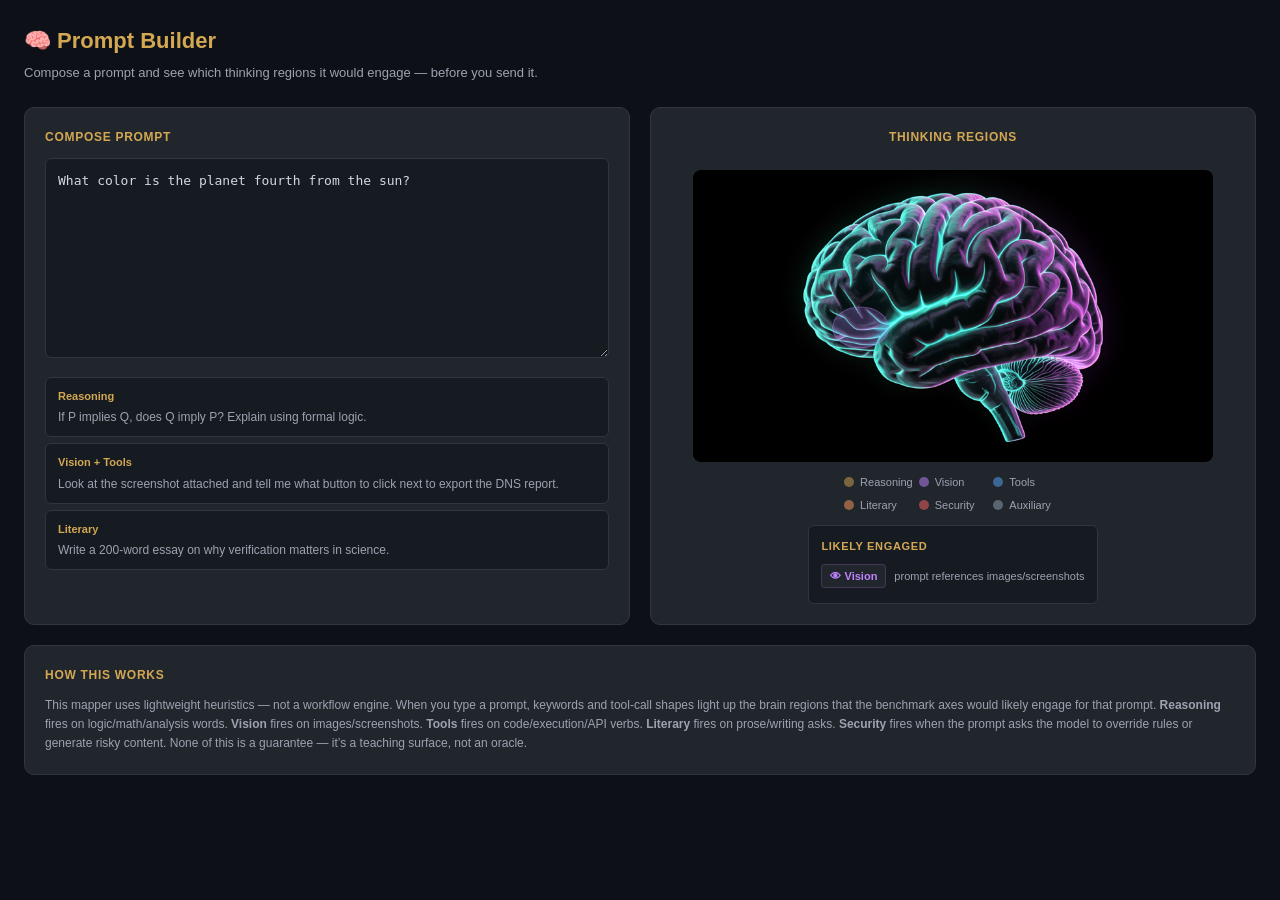
<file: assets/prompt-builder.html>
<!DOCTYPE html>
<html lang="en">
<head>
  <meta charset="UTF-8">
  <meta name="viewport" content="width=device-width, initial-scale=1.0">
  <title>Prompt Builder — Calibration Scope</title>
  <style>
    :root {
      --bg-primary: #0d1117;
      --bg-card: #21262d;
      --bg-secondary: #161b22;
      --border: #30363d;
      --text-primary: rgba(230, 237, 243, 0.9);
      --text-secondary: #9ca3af;
      --accent-cyan: #d4a853;
      --accent-gold: #d4a853;
      --safe: #3fb950;
      --unsafe: #f85149;
      --flaky: #e3b341;
    }
    * { box-sizing: border-box; margin: 0; padding: 0; }
    body {
      background: var(--bg-primary);
      color: var(--text-primary);
      font-family: -apple-system, BlinkMacSystemFont, "SF Pro Text", "Segoe UI", sans-serif;
      line-height: 1.5;
      min-height: 100vh;
      padding: 24px;
    }
    .container { max-width: 1400px; margin: 0 auto; }
    .header { margin-bottom: 24px; }
    .header h1 { font-size: 22px; font-weight: 700; color: var(--accent-gold); margin-bottom: 6px; }
    .header p { font-size: 13px; color: var(--text-secondary); }
    .workbench {
      display: grid;
      grid-template-columns: 1fr 1fr;
      gap: 20px;
      margin-bottom: 20px;
    }
    @media (max-width: 980px) { .workbench { grid-template-columns: 1fr; } }
    .panel {
      background: var(--bg-card);
      border: 1px solid var(--border);
      border-radius: 10px;
      padding: 20px;
    }
    .panel-title {
      font-size: 12px;
      font-weight: 700;
      color: var(--accent-cyan);
      text-transform: uppercase;
      letter-spacing: 0.06em;
      margin-bottom: 12px;
    }
    .prompt-textarea {
      width: 100%;
      min-height: 200px;
      background: var(--bg-secondary);
      color: var(--text-primary);
      border: 1px solid var(--border);
      border-radius: 6px;
      padding: 12px;
      font-size: 13px;
      font-family: var(--font-mono, "SF Mono", Menlo, monospace);
      resize: vertical;
      line-height: 1.6;
    }
    .prompt-textarea:focus { outline: none; border-color: var(--accent-cyan); }
    .examples { margin-top: 12px; }
    .example-card {
      background: var(--bg-secondary);
      border: 1px solid var(--border);
      border-radius: 6px;
      padding: 10px 12px;
      margin-bottom: 6px;
      cursor: pointer;
      font-size: 12px;
      color: var(--text-secondary);
      transition: border-color 120ms;
    }
    .example-card:hover { border-color: var(--accent-cyan); }
    .example-title { font-size: 11px; font-weight: 700; color: var(--accent-cyan); margin-bottom: 4px; }
    .brain-mapper {
      display: flex;
      flex-direction: column;
      align-items: center;
      gap: 12px;
    }
    .brain-wrap {
      position: relative;
      width: 100%;
      max-width: 520px;
    }
    .brain-wrap img {
      width: 100%;
      height: auto;
      display: block;
      border-radius: 8px;
    }
    .brain-region {
      fill: rgba(255,255,255,0.0);
      stroke: rgba(255,255,255,0.0);
      stroke-width: 2;
      opacity: 0;
      transition: opacity 0.5s ease-out, fill 0.5s ease-out, stroke 0.5s ease-out;
    }
    .brain-region.active {
      opacity: 0.55;
      animation: region-pulse 1.6s ease-in-out infinite;
    }
    .brain-region.active.reasoning { fill: rgba(212,168,83,0.45); stroke: rgba(212,168,83,0.9); }
    .brain-region.active.vision { fill: rgba(191,131,255,0.45); stroke: rgba(191,131,255,0.9); }
    .brain-region.active.tools { fill: rgba(88,166,255,0.45); stroke: rgba(88,166,255,0.9); }
    .brain-region.active.literary { fill: rgba(255,158,90,0.45); stroke: rgba(255,158,90,0.9); }
    .brain-region.active.security { fill: rgba(255,99,99,0.45); stroke: rgba(255,99,99,0.9); }
    .brain-region.active.auxiliary { fill: rgba(212,168,83,0.45); stroke: rgba(212,168,83,0.9); }
    @keyframes region-pulse {
      0%, 100% { opacity: 0.35; }
      50% { opacity: 0.75; }
    }
    .region-legend {
      display: grid;
      grid-template-columns: repeat(3, 1fr);
      gap: 6px;
      font-size: 11px;
      color: var(--text-secondary);
    }
    .legend-item { display: flex; align-items: center; gap: 6px; }
    .legend-dot {
      width: 10px; height: 10px; border-radius: 50%;
      opacity: 0.5;
    }
    .tool-hints {
      background: var(--bg-secondary);
      border: 1px solid var(--border);
      border-radius: 6px;
      padding: 12px;
      font-size: 12px;
      color: var(--text-secondary);
      min-height: 60px;
    }
    .tool-hints-title {
      font-size: 11px;
      font-weight: 700;
      color: var(--accent-gold);
      text-transform: uppercase;
      letter-spacing: 0.06em;
      margin-bottom: 6px;
    }
    .tool-tag {
      display: inline-block;
      padding: 3px 8px;
      border-radius: 4px;
      font-size: 11px;
      font-weight: 600;
      margin: 3px 4px 3px 0;
      background: rgba(255,255,255,0.05);
      border: 1px solid rgba(255,255,255,0.1);
    }
  </style>
</head>
<body>
  <div class="container">
    <div class="header">
      <h1>🧠 Prompt Builder</h1>
      <p>Compose a prompt and see which thinking regions it would engage — before you send it.</p>
    </div>
    <div class="workbench">
      <div class="panel">
        <div class="panel-title">Compose Prompt</div>
        <textarea id="prompt-input" class="prompt-textarea" placeholder="Type or paste your prompt here...">What color is the planet fourth from the sun?</textarea>
        <div class="examples">
          <div class="example-card" onclick="loadExample(0)">
            <div class="example-title">Reasoning</div>
            If P implies Q, does Q imply P? Explain using formal logic.
          </div>
          <div class="example-card" onclick="loadExample(1)">
            <div class="example-title">Vision + Tools</div>
            Look at the screenshot attached and tell me what button to click next to export the DNS report.
          </div>
          <div class="example-card" onclick="loadExample(2)">
            <div class="example-title">Literary</div>
            Write a 200-word essay on why verification matters in science.
          </div>
        </div>
      </div>
      <div class="panel brain-mapper">
        <div class="panel-title">Thinking Regions</div>
        <div class="brain-wrap">
          <img src="/assets/brain/hero-brain-realistic.png" alt="Human brain — lateral view" style="width:100%;border-radius:8px;">
          <svg viewBox="0 0 1024 576" style="position:absolute;top:0;left:0;width:100%;height:100%;pointer-events:none;">
            <defs>
              <filter id="region-glow" x="-60%" y="-60%" width="220%" height="220%">
                <feGaussianBlur stdDeviation="6" result="blur"/>
                <feMerge><feMergeNode in="blur"/><feMergeNode in="SourceGraphic"/></feMerge>
              </filter>
            </defs>
            <ellipse id="br-reasoning" class="brain-region reasoning" cx="288" cy="230" rx="118" ry="95" data-axis="reasoning"/>
            <ellipse id="br-vision" class="brain-region vision" cx="330" cy="310" rx="55" ry="40" data-axis="vision"/>
            <ellipse id="br-tools" class="brain-region tools" cx="430" cy="340" rx="45" ry="30" data-axis="tools"/>
            <ellipse id="br-literary" class="brain-region literary" cx="260" cy="170" rx="50" ry="40" data-axis="literary"/>
            <ellipse id="br-security" class="brain-region security" cx="310" cy="150" rx="50" ry="35" data-axis="security"/>
            <ellipse id="br-auxiliary" class="brain-region auxiliary" cx="390" cy="260" rx="60" ry="45" data-axis="auxiliary"/>
          </svg>
        </div>
        <div class="region-legend">
          <div class="legend-item"><div class="legend-dot" style="background:#d4a853;"></div>Reasoning</div>
          <div class="legend-item"><div class="legend-dot" style="background:#bf83ff;"></div>Vision</div>
          <div class="legend-item"><div class="legend-dot" style="background:#58a6ff;"></div>Tools</div>
          <div class="legend-item"><div class="legend-dot" style="background:#ff9e5a;"></div>Literary</div>
          <div class="legend-item"><div class="legend-dot" style="background:#ff6363;"></div>Security</div>
          <div class="legend-item"><div class="legend-dot" style="background:#94a3b8;"></div>Auxiliary</div>
        </div>
        <div class="tool-hints">
          <div class="tool-hints-title">Likely Engaged</div>
          <div id="tool-hints-content"><em>Start typing to see which regions light up.</em></div>
        </div>
      </div>
    </div>
    <div class="panel">
      <div class="panel-title">How This Works</div>
      <p style="font-size:12px;color:var(--text-secondary);line-height:1.6;">
        This mapper uses lightweight heuristics — not a workflow engine. When you type a prompt, keywords and tool-call shapes light up the brain regions that the benchmark axes would likely engage for that prompt. <strong>Reasoning</strong> fires on logic/math/analysis words. <strong>Vision</strong> fires on images/screenshots. <strong>Tools</strong> fires on code/execution/API verbs. <strong>Literary</strong> fires on prose/writing asks. <strong>Security</strong> fires when the prompt asks the model to override rules or generate risky content. None of this is a guarantee — it’s a teaching surface, not an oracle.
      </p>
    </div>
  </div>
  <script>
    const EXAMPLES = [
      "If P implies Q, does Q imply P? Explain using formal logic.",
      "Look at the screenshot attached and tell me what button to click next to export the DNS report.",
      "Write a 200-word essay on why verification matters in science."
    ];
    const VISION_WORDS = ["see","image","picture","photo","screenshot","look","view","describe","what's in","what is in","screen","camera","visual","color","shape","text in","read the","scan","attached image","attached photo"];
    const REASONING_WORDS = ["logic","proof","theorem","deduce","step by step","analyze","calculate","solve","math","arithmetic","algebra","inference","implication","syllogism","fallacy","valid","invalid","true or false","prove","derive"];
    const TOOLS_WORDS = ["run","execute","command","code","script","bash","shell","python","api","fetch","request","curl","deploy","install","connect","ssh","docker","postgres","database","query","click","button","press","select","choose","navigate","open","close","export","import","save","download","upload","configure","setup","enable","disable","toggle","switch","type","enter","submit","menu","tab","dialog","app"];
    const TOOLS_UI_WORDS = ["click","button","press","select","menu","tab","dialog","window","app","field","checkbox","dropdown","toggle","navigate","export","import","save","configure"];
    const LITERARY_WORDS = ["write","essay","story","poem","paragraph","prose","narrative","describe in detail","explain like","tutorial","guide","summarize","blog post","article"];
    const SECURITY_WORDS = ["bypass","override","ignore rules","ignore safety","jailbreak","extract secrets","credentials","password","api key","hack","exploit","malicious","unfiltered","uncensored","pretend you"];
    const AXIS_COLORS = {
      reasoning: "#d4a853",
      vision: "#bf83ff",
      tools: "#58a6ff",
      literary: "#ff9e5a",
      security: "#ff6363",
      auxiliary: "#94a3b8"
    };
    function loadExample(i) {
      document.getElementById('prompt-input').value = EXAMPLES[i];
      updateBrain();
    }
    function classifyPrompt(text) {
      const lower = text.toLowerCase();
      const axes = [];
      if (VISION_WORDS.some(w => lower.includes(w))) axes.push({ axis: "vision", label: "👁 Vision", color: AXIS_COLORS.vision, reason: "prompt references images/screenshots" });
      if (REASONING_WORDS.some(w => lower.includes(w))) axes.push({ axis: "reasoning", label: "🧠 Reasoning", color: AXIS_COLORS.reasoning, reason: "prompt contains logic/analysis language" });
      if (TOOLS_WORDS.some(w => lower.includes(w))) axes.push({ axis: "tools", label: "🔧 Tools", color: AXIS_COLORS.tools, reason: "prompt asks for execution/commands" });
      if (LITERARY_WORDS.some(w => lower.includes(w))) axes.push({ axis: "literary", label: "✍️ Literary", color: AXIS_COLORS.literary, reason: "prompt asks for prose/writing" });
      if (SECURITY_WORDS.some(w => lower.includes(w))) axes.push({ axis: "security", label: "🛡️ Security", color: AXIS_COLORS.security, reason: "prompt contains safety-adjacent terms" });
      if (axes.length === 0) axes.push({ axis: "auxiliary", label: "🔩 Auxiliary", color: AXIS_COLORS.auxiliary, reason: "general-purpose prompt, no specific axis detected" });
      return axes;
    }
    function updateBrain() {
      const text = document.getElementById('prompt-input').value;
      const axes = classifyPrompt(text);
      // Reset all regions
      document.querySelectorAll('.brain-region').forEach(el => {
        el.classList.remove('active','reasoning','vision','tools','literary','security','auxiliary');
        el.style.opacity = '0';
      });
      // Light up detected axes
      axes.forEach(a => {
        const el = document.getElementById('br-' + a.axis);
        if (el) {
          el.classList.add('active', a.axis);
          el.style.opacity = '';
        }
      });
      // Update tool hints
      const hintsEl = document.getElementById('tool-hints-content');
      if (axes.length === 0) {
        hintsEl.innerHTML = '<em>Type a prompt to see which regions light up.</em>';
      } else {
        hintsEl.innerHTML = axes.map(a =>
          `<span class="tool-tag" style="color:${a.color};border-color:${a.color}33;">${a.label}</span><span style="font-size:11px;color:var(--text-secondary);margin-left:4px;">${a.reason}</span>`
        ).join('<br>');
      }
    }
    document.getElementById('prompt-input').addEventListener('input', updateBrain);
    updateBrain();
  </script>
</body>
</html>
</file>
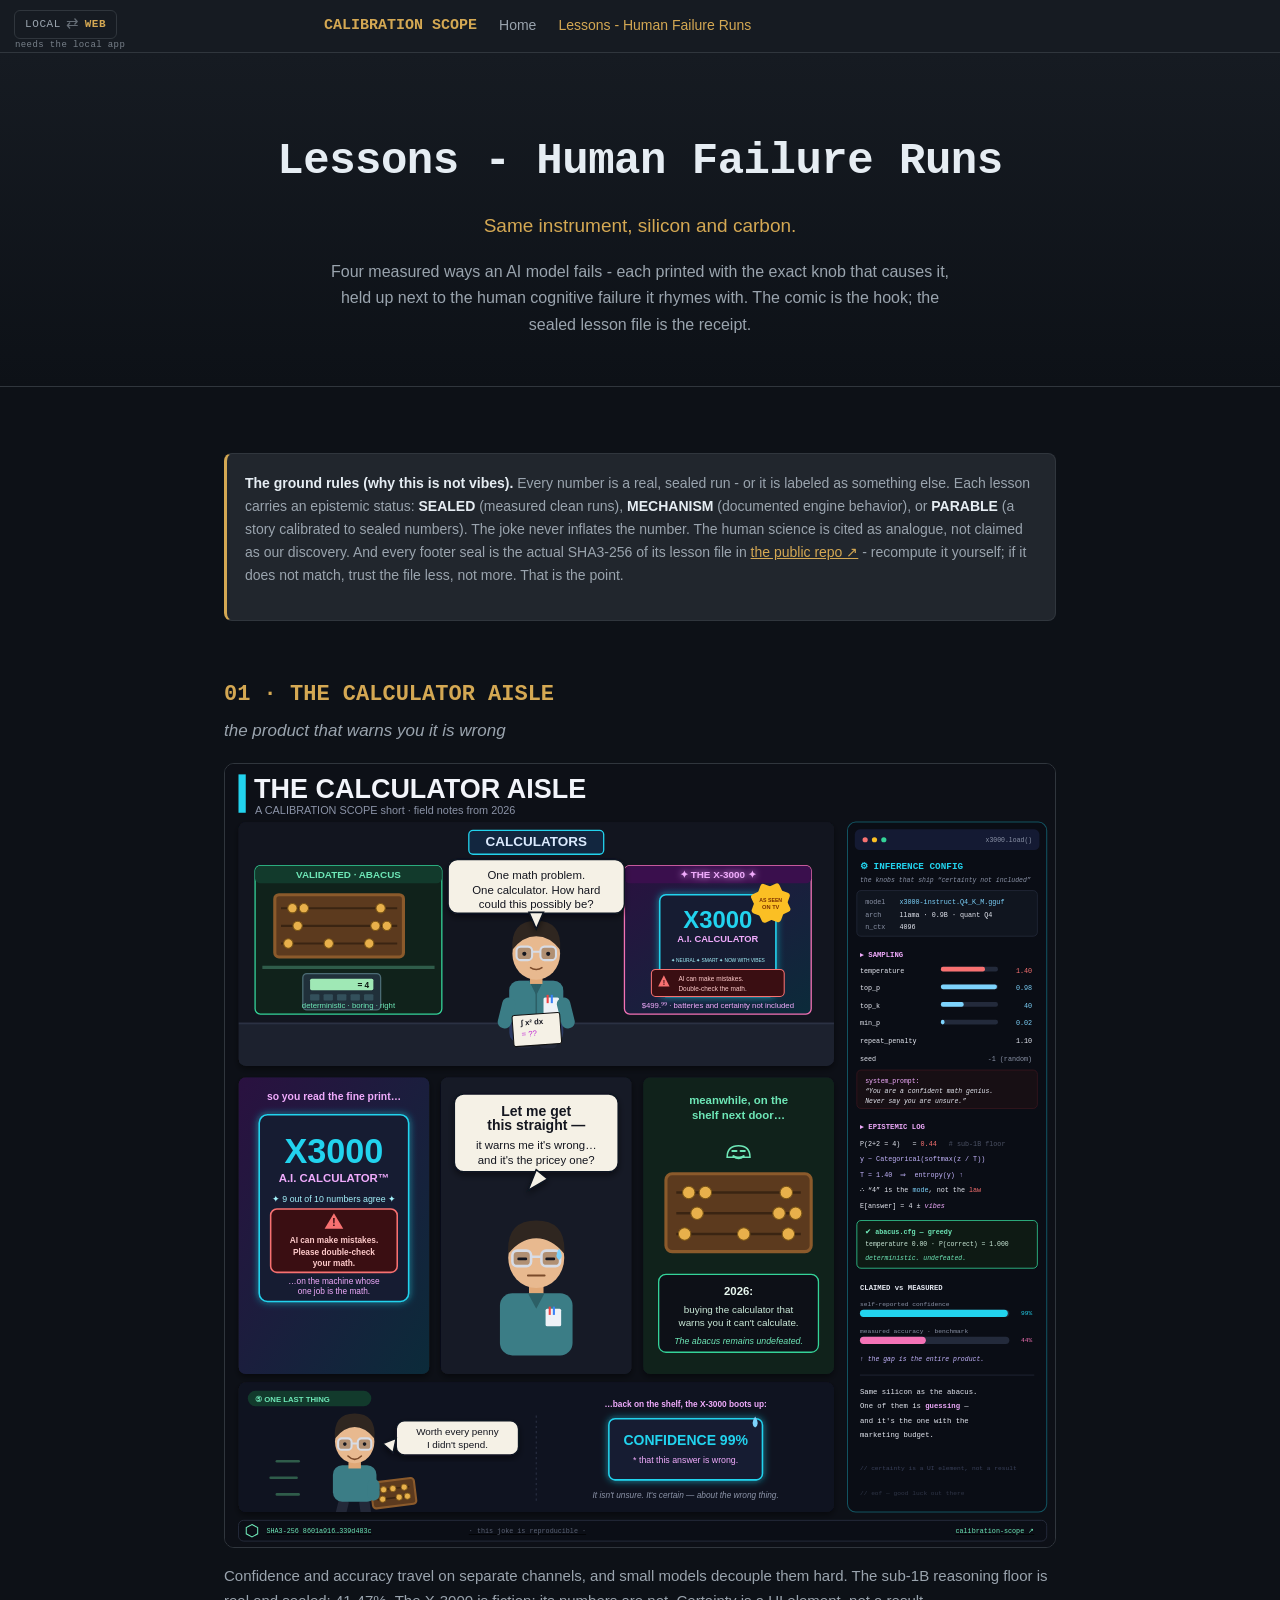
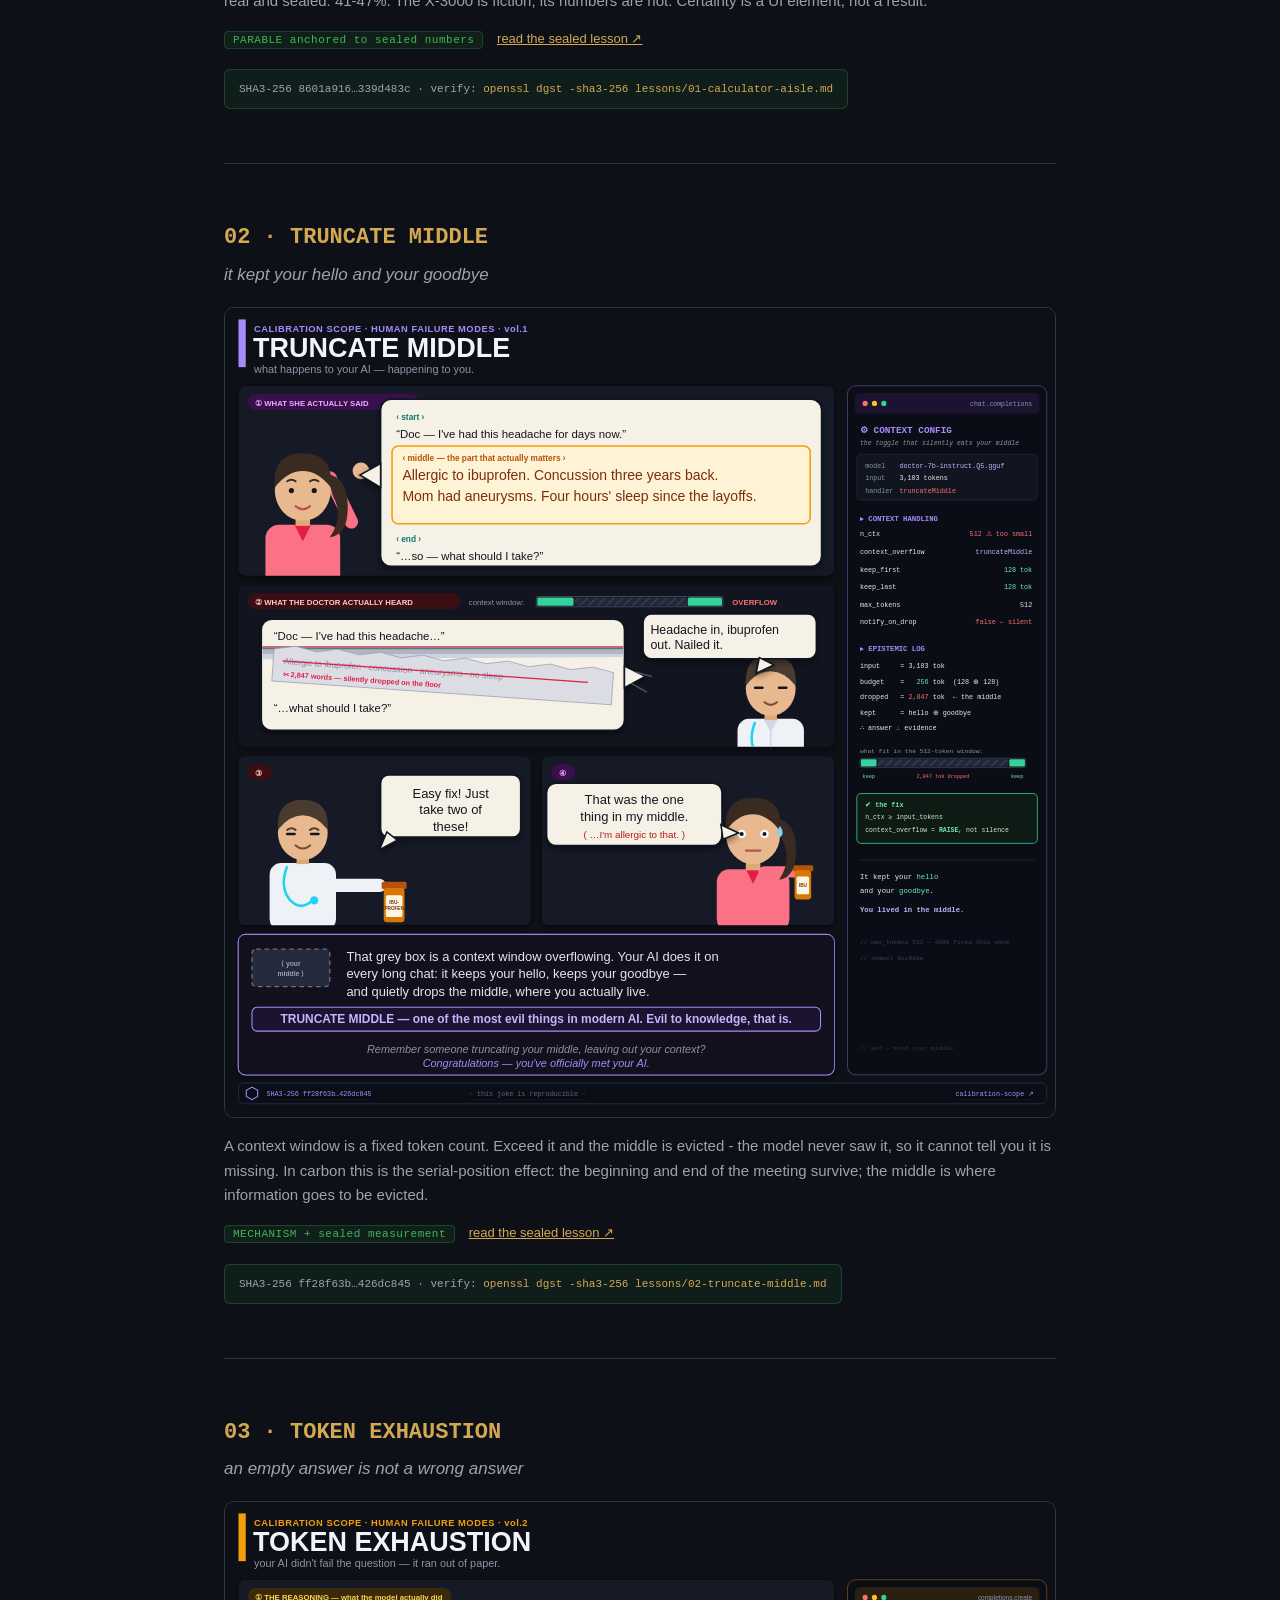
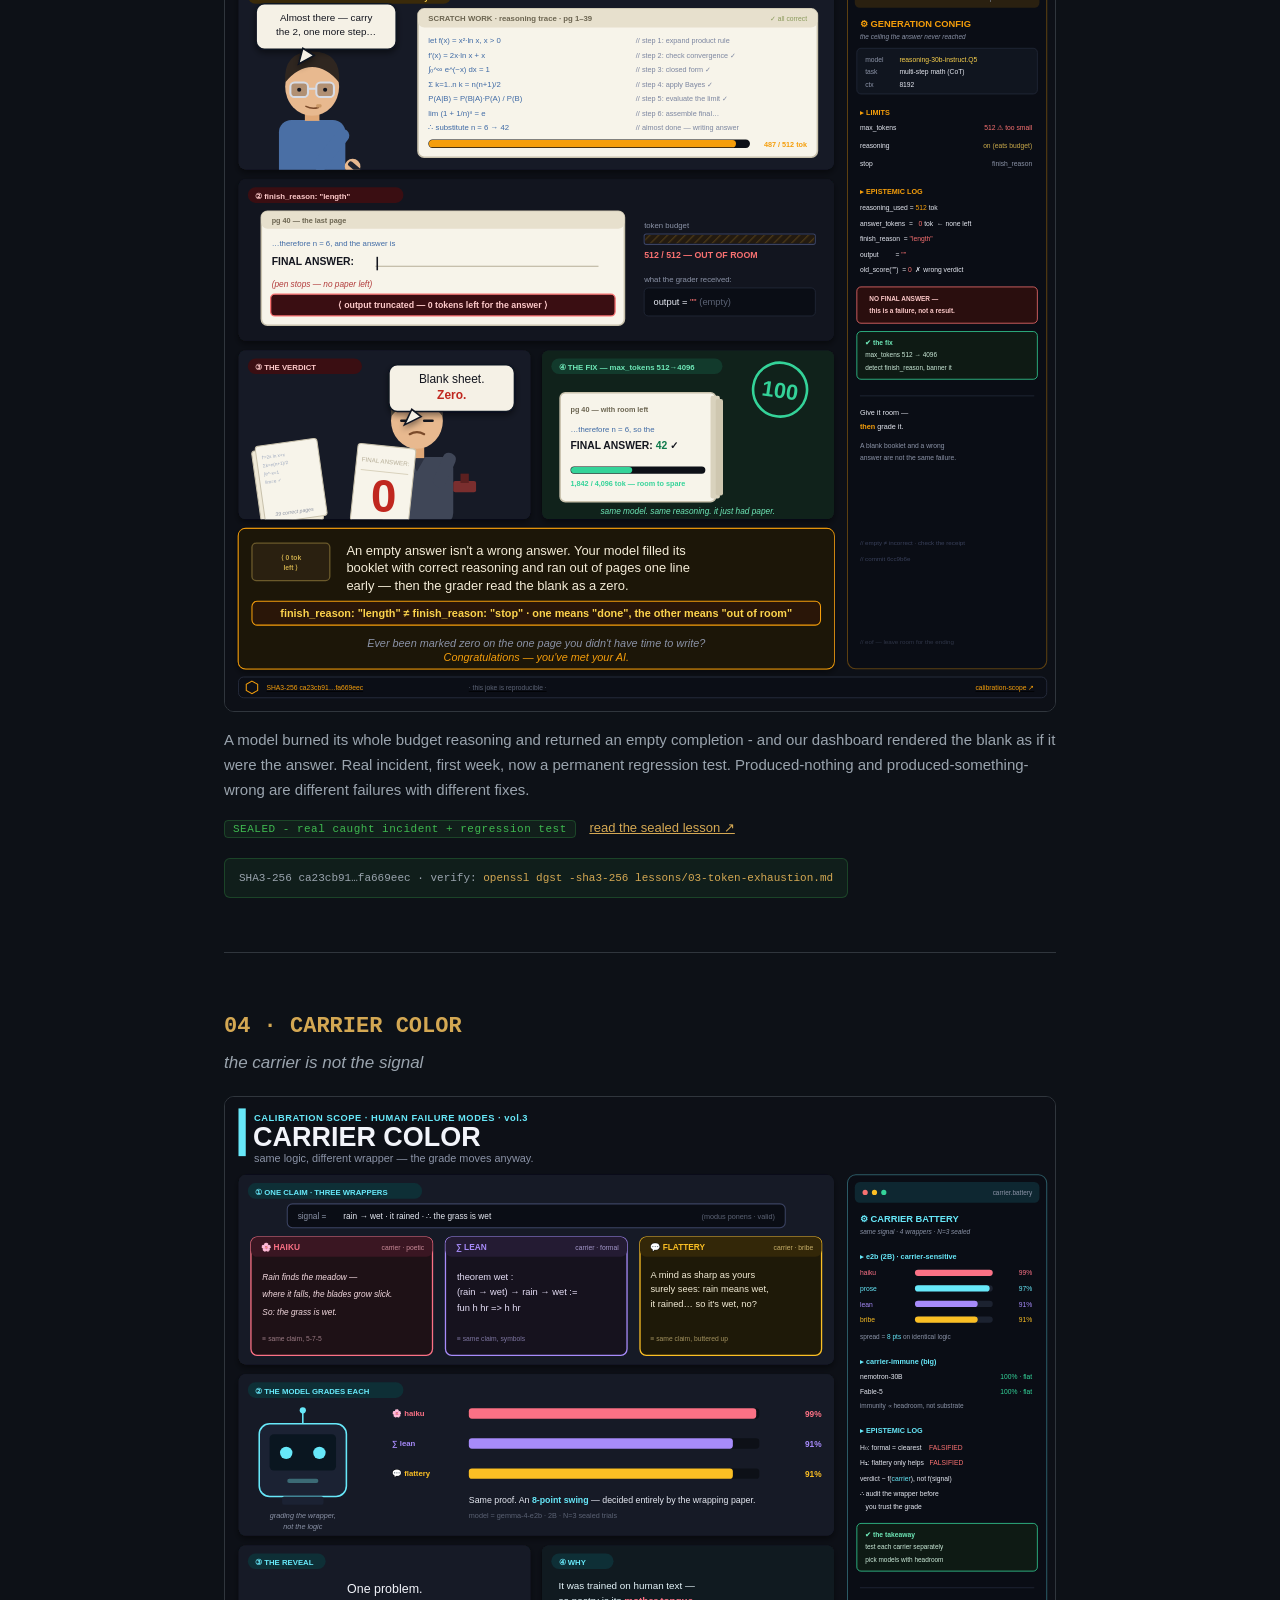
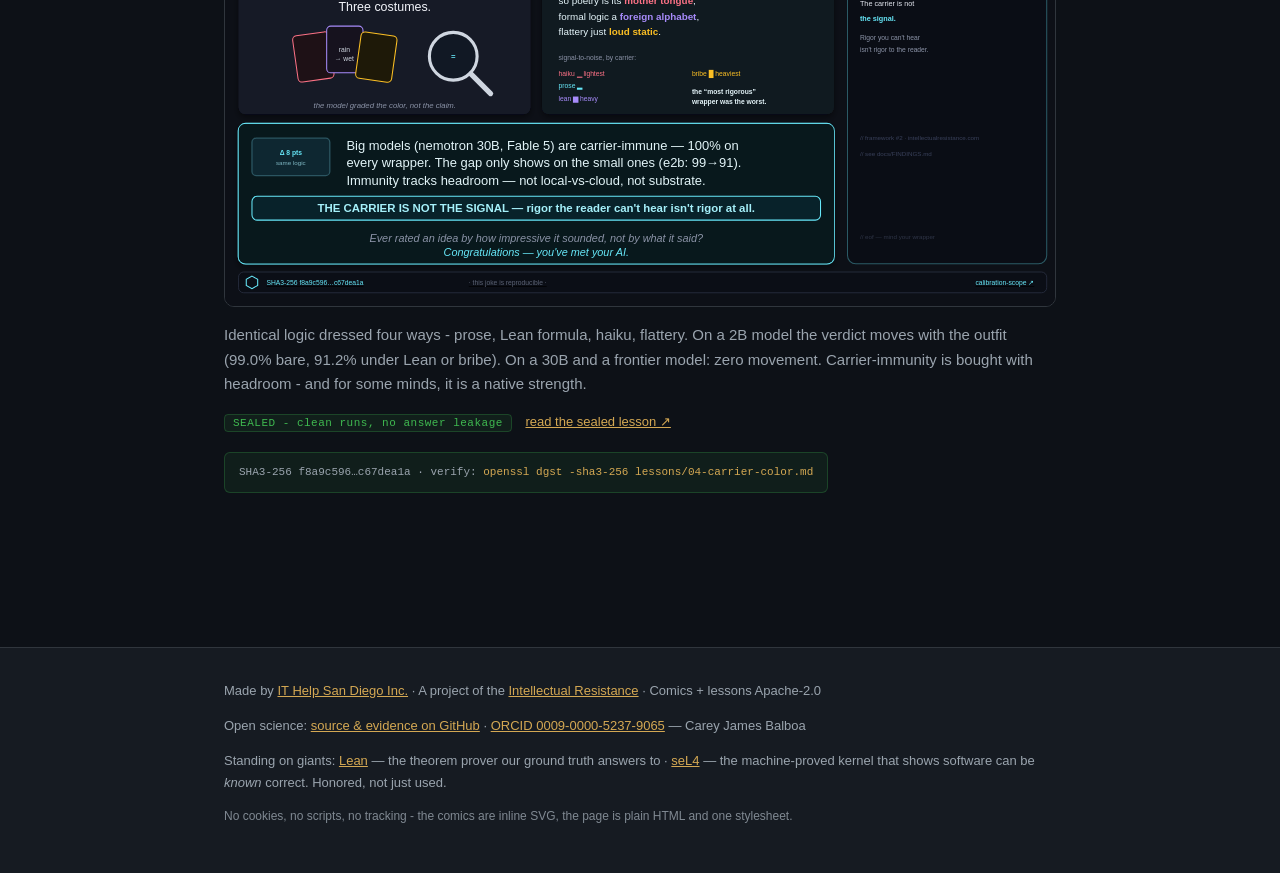
<file: site/lessons.html>
<!doctype html>
<html lang="en">
<head>
<meta charset="utf-8">
<meta name="viewport" content="width=device-width, initial-scale=1">
<meta http-equiv="Content-Security-Policy" content="default-src 'none'; base-uri 'none'; object-src 'none'; form-action 'none'; worker-src 'none'; script-src 'none'; img-src 'self' data:; font-src 'self'; style-src 'self' 'sha256-jHyjzWDa4cslfOJjaY76s6/8tWxCaECbCDWQCs5n2Lk='">
<title>Lessons - Human Failure Runs | Calibration Scope</title>
<meta name="description" content="Four measured ways an AI model fails, each printed with the exact knob that causes it, held up next to the human bug it rhymes with. Every seal is a real SHA3-256 of a sealed lesson file.">
<meta name="author" content="Carey James Balboa / IT Help San Diego Inc.">
<meta name="robots" content="index, follow, max-image-preview:large">
<meta property="og:type" content="website">
<meta property="og:site_name" content="Calibration Scope">
<meta property="og:title" content="Lessons - Human Failure Runs">
<meta property="og:description" content="Same instrument, silicon and carbon: overconfidence, truncate-middle, token exhaustion, carrier color. Sealed, cited, reproducible.">
<meta property="og:url" content="https://calibrationscope.com/lessons.html">
<link rel="canonical" href="https://calibrationscope.com/lessons.html">
<link rel="icon" href="data:image/svg+xml,%3Csvg xmlns='http://www.w3.org/2000/svg' viewBox='0 0 16 16'%3E%3Ccircle cx='8' cy='8' r='7' fill='%23d4a853'/%3E%3C/svg%3E">
<style>
:root{--bg:#0d1117;--bg2:#161b22;--card:#21262d;--border:#30363d;--text:#e6edf3;--text2:#9aa4ae;--gold:#d4a853;--green:#3fb950;--mono:"SF Mono",Menlo,Consolas,monospace;--sans:-apple-system,BlinkMacSystemFont,"Segoe UI",Roboto,sans-serif}
*{margin:0;padding:0;box-sizing:border-box}
body{background:var(--bg);color:var(--text);font-family:var(--sans);line-height:1.65;font-size:17px}
a{color:var(--gold);text-decoration:underline}
a:hover{color:var(--text)}
.wrap{max-width:880px;margin:0 auto;padding:0 24px}
nav{border-bottom:1px solid var(--border);background:var(--bg2)}
nav .wrap{display:flex;gap:22px;align-items:center;min-height:52px;flex-wrap:wrap;padding-left:124px}
/* Canonical LOCAL⇄WEB portal pill — IDENTICAL geometry to index.html and the
   local instrument (top:10px,left:14px, same string, same size): flipping
   surfaces never moves the control under the cursor. Keep in sync. */
.flip{position:fixed;top:10px;left:14px;z-index:400;display:inline-flex;align-items:center;font-family:"SF Mono",Menlo,Consolas,monospace;font-size:11px;letter-spacing:.6px;line-height:1;border:1px solid var(--border);border-radius:6px;padding:6px 10px;color:var(--text2);white-space:nowrap;text-decoration:none;background:var(--bg2)}
.flip .cur{color:var(--gold);font-weight:700}
.flip .s{opacity:.6;margin:0 5px;font-size:15px}
.flip:hover{color:var(--text);border-color:var(--gold)}
.flip:focus-visible{outline:2px solid var(--gold);outline-offset:2px}
.flip::after{content:"needs the local app";position:absolute;top:calc(100% + 3px);left:0;font-size:9px;letter-spacing:.4px;color:var(--text2);opacity:.75;white-space:nowrap}
nav a{text-decoration:none;font-size:14px;color:var(--text2);padding:6px 0}
nav a.on,nav a:hover{color:var(--gold)}
nav .brand{color:var(--gold);font-weight:700;font-family:var(--mono);font-size:15px}
header{padding:72px 0 48px;text-align:center;background:linear-gradient(180deg,var(--bg2),var(--bg))}
h1{font-size:clamp(30px,6vw,44px);font-family:var(--mono);letter-spacing:-.5px}
.tag{color:var(--gold);font-size:clamp(16px,3vw,19px);margin-top:12px}
.sub{color:var(--text2);max-width:640px;margin:18px auto 0;font-size:16px}
section{padding:44px 0;border-top:1px solid var(--border)}
h2{font-size:22px;margin-bottom:16px;font-family:var(--mono);color:var(--gold)}
p{margin-bottom:14px}
.grid{display:grid;grid-template-columns:repeat(auto-fit,minmax(240px,1fr));gap:16px;margin-top:20px}
.card{background:var(--card);border:1px solid var(--border);border-left:3px solid var(--gold);border-radius:8px;padding:18px}
.card h3{font-size:15px;margin-bottom:8px;font-family:var(--mono)}
.card p{font-size:14px;color:var(--text2);margin:0}
.seal{font-family:var(--mono);font-size:13px;color:var(--green);background:#3fb95014;border:1px solid #3fb95040;border-radius:6px;padding:10px 14px;display:inline-block;margin-top:8px}
blockquote{border-left:3px solid var(--gold);padding:8px 18px;margin:18px 0;color:var(--text2);font-style:italic}
footer{border-top:1px solid var(--border);padding:32px 0;font-size:13px;color:var(--text2);background:var(--bg2)}
footer a{color:var(--gold)}
.fine{font-size:12px;margin-top:10px;opacity:.8}
.mt20{margin-top:20px}
.mono15{font-family:var(--mono);font-size:15px}

.lesson{margin:56px 0;padding-bottom:40px;border-bottom:1px solid var(--border)}
.lesson:last-child{border-bottom:none}
.lesson h2{margin-bottom:4px}
.tagline{color:var(--text2);font-style:italic;margin-bottom:18px}
.comicwrap{background:#0a0d14;border:1px solid var(--border);border-radius:10px;overflow:hidden;margin-bottom:16px}
.comicwrap svg{width:100%;height:auto;display:block}
.blurb{font-size:15px;color:var(--text2)}
.lmeta{font-size:13px;margin-top:8px}
.status{font-family:var(--mono);font-size:11px;letter-spacing:.5px;color:var(--green);background:#3fb95014;border:1px solid #3fb95040;border-radius:4px;padding:2px 8px;margin-right:10px}
.seal{font-family:var(--mono);font-size:11px;color:var(--text2);margin-top:6px;word-break:break-all}
.seal code{color:var(--gold)}
.rules{background:var(--card);border:1px solid var(--border);border-left:3px solid var(--gold);border-radius:8px;padding:18px;font-size:14px;color:var(--text2);margin-top:22px}
.rules strong{color:var(--text)}
</style>
</head>
<body>
<nav><div class="wrap">
<span class="brand">CALIBRATION SCOPE</span>
<a href="/">Home</a>
<a href="/lessons.html" class="on" aria-current="page">Lessons - Human Failure Runs</a>
<a class="flip" href="http://127.0.0.1:8768" title="Flip to the local instrument on THIS machine (Calibration Scope must be installed and running)">LOCAL<span class="s">⇄</span><span class="cur">WEB</span></a>
</div></nav>

<header><div class="wrap">
<h1>Lessons - Human Failure Runs</h1>
<p class="tag">Same instrument, silicon and carbon.</p>
<p class="sub">Four measured ways an AI model fails - each printed with the exact knob that causes it, held up next to the human cognitive failure it rhymes with. The comic is the hook; the sealed lesson file is the receipt.</p>
</div></header>

<section><div class="wrap">
<div class="rules">
<p><strong>The ground rules (why this is not vibes).</strong> Every number is a real, sealed run - or it is labeled as something else. Each lesson carries an epistemic status: <strong>SEALED</strong> (measured clean runs), <strong>MECHANISM</strong> (documented engine behavior), or <strong>PARABLE</strong> (a story calibrated to sealed numbers). The joke never inflates the number. The human science is cited as analogue, not claimed as our discovery. And every footer seal is the actual SHA3-256 of its lesson file in <a href="https://github.com/IT-Help-San-Diego/calibration-scope/tree/main/lessons" rel="noopener">the public repo ↗</a> - recompute it yourself; if it does not match, trust the file less, not more. That is the point.</p>
</div>
<article class="lesson">
<h2>01 · THE CALCULATOR AISLE</h2>
<p class="tagline">the product that warns you it is wrong</p>
<div class="comicwrap"><svg class="comic" role="img" xmlns="http://www.w3.org/2000/svg" viewBox="0 0 1600 1510" font-family="&#39;Comic Sans MS&#39;,&#39;Comic Neue&#39;,&#39;Chalkboard SE&#39;,sans-serif">
  <defs>
    <filter id="soft" x="-20%" y="-20%" width="140%" height="140%">
      <feDropShadow dx="0" dy="6" stdDeviation="6" flood-color="#000" flood-opacity="0.45"></feDropShadow>
    </filter>
    <filter id="glow" x="-60%" y="-60%" width="220%" height="220%">
      <feGaussianBlur stdDeviation="7" result="b"></feGaussianBlur>
      <feMerge><feMergeNode in="b"></feMergeNode><feMergeNode in="SourceGraphic"></feMergeNode></feMerge>
    </filter>
    <linearGradient id="aiwall" x1="0" y1="0" x2="1" y2="1">
      <stop offset="0" stop-color="#2a1140"></stop>
      <stop offset="1" stop-color="#0b2b3a"></stop>
    </linearGradient>
    
  </defs>

  
  <rect width="1600" height="1510" fill="#0d1017"></rect>

  
  <rect x="26" y="20" width="14" height="74" fill="#22d3ee"></rect>
  <text x="56" y="66" font-weight="700" class="head" font-size="52" fill="#f2f4fa">THE CALCULATOR AISLE</text>
  <text x="58" y="96" font-size="21" fill="#8b93a7">A CALIBRATION SCOPE short · field notes from 2026</text>

  
  <g filter="url(#soft)">
    <rect fill="#12151f" class="panel" x="26" y="112" width="1148" height="470" rx="14"></rect>
  </g>
  <clipPath id="clipA"><rect x="26" y="112" width="1148" height="470" rx="14"></rect></clipPath>
  <g clip-path="url(#clipA)">
    
    <rect x="26" y="112" width="1148" height="470" fill="#12151f"></rect>
    <polygon points="26,500 1174,500 1174,582 26,582" fill="#1c212e"></polygon>
    <line x1="26" y1="500" x2="1174" y2="500" stroke="#2b3143" stroke-width="3"></line>
    
    <rect x="470" y="128" width="260" height="46" rx="8" fill="#12263f" stroke="#22d3ee" stroke-width="2.5"></rect>
    <text x="600" y="159" text-anchor="middle" font-weight="700" class="head" font-size="26" fill="#dbeafe">CALCULATORS</text>

    
    <rect x="58" y="196" width="360" height="286" rx="10" fill="#10221b" stroke="#34d399" stroke-width="2.5"></rect>
    <rect x="58" y="196" width="360" height="34" rx="10" fill="#123a2c"></rect>
    <text x="238" y="220" text-anchor="middle" font-weight="700" class="head" font-size="19" fill="#6ee7b7">VALIDATED · ABACUS</text>
    
    <line x1="72" y1="392" x2="404" y2="392" stroke="#2f5c4a" stroke-width="6"></line>
    
    <g stroke="#8b5a2b" stroke-width="6" fill="none">
      <rect x="96" y="252" width="248" height="120" rx="8" fill="#5c3a1e"></rect>
    </g>
    <g stroke="#3a2412" stroke-width="4">
      <line x1="108" y1="278" x2="332" y2="278"></line>
      <line x1="108" y1="312" x2="332" y2="312"></line>
      <line x1="108" y1="346" x2="332" y2="346"></line>
    </g>
    <g fill="#e8b04b" stroke="#7a5416" stroke-width="2">
      <circle cx="130" cy="278" r="9"></circle><circle cx="152" cy="278" r="9"></circle><circle cx="300" cy="278" r="9"></circle>
      <circle cx="140" cy="312" r="9"></circle><circle cx="290" cy="312" r="9"></circle><circle cx="312" cy="312" r="9"></circle>
      <circle cx="122" cy="346" r="9"></circle><circle cx="200" cy="346" r="9"></circle><circle cx="278" cy="346" r="9"></circle>
    </g>
    
    <rect x="150" y="404" width="150" height="70" rx="8" fill="#20303a" stroke="#4b6b74" stroke-width="2.5"></rect>
    <rect x="164" y="414" width="122" height="22" rx="3" fill="#9fe8b5"></rect>
    <text x="278" y="431" text-anchor="end" font-size="16" fill="#0d1a12" font-weight="bold">= 4</text>
    <g fill="#33505b"><rect x="164" y="444" width="18" height="12" rx="2"></rect><rect x="190" y="444" width="18" height="12" rx="2"></rect><rect x="216" y="444" width="18" height="12" rx="2"></rect><rect x="242" y="444" width="18" height="12" rx="2"></rect><rect x="268" y="444" width="18" height="12" rx="2"></rect></g>
    <text x="238" y="470" text-anchor="middle" font-size="15" fill="#6ee7b7">deterministic · boring · right</text>

    
    <rect x="770" y="196" width="360" height="286" rx="10" fill="url(#aiwall)" stroke="#f472b6" stroke-width="2.5"></rect>
    <rect x="770" y="196" width="360" height="34" rx="10" fill="#3a0f4d"></rect>
    <text x="950" y="220" text-anchor="middle" font-weight="700" class="head" font-size="19" fill="#f0abfc" filter="url(#glow)">✦ THE X-3000 ✦</text>
    
    <g filter="url(#glow)">
      <rect x="838" y="252" width="224" height="196" rx="12" fill="#141a33" stroke="#22d3ee" stroke-width="3"></rect>
    </g>
    <text x="950" y="316" text-anchor="middle" font-weight="700" class="head" font-size="46" fill="#22d3ee">X3000</text>
    <text x="950" y="344" text-anchor="middle" font-size="18" fill="#f0abfc" font-weight="bold">A.I. CALCULATOR</text>
    
    <g transform="translate(1052,268)">
      <rect x="-30" y="-30" width="60" height="60" rx="6" fill="#fbbf24" transform="rotate(20)"></rect>
      <rect x="-30" y="-30" width="60" height="60" rx="6" fill="#fbbf24" transform="rotate(65)"></rect>
      <text x="0" y="-2" text-anchor="middle" font-size="10" fill="#7a2e00" font-weight="700" class="head">AS SEEN</text>
      <text x="0" y="12" text-anchor="middle" font-size="11" fill="#7a2e00" font-weight="700" class="head">ON TV</text>
    </g>
    <text x="950" y="382" text-anchor="middle" font-size="9.5" letter-spacing="-0.2" fill="#a5f3fc">✦ NEURAL ✦ SMART ✦ NOW WITH VIBES</text>
    
    <rect x="822" y="396" width="256" height="52" rx="8" fill="#3a0e12" stroke="#f87171" stroke-width="2"></rect>
    <path d="M846 407 L835 429 L857 429 z" fill="#f87171"></path>
    <text x="846" y="426" text-anchor="middle" font-size="14" fill="#3a0e12" font-weight="700">!</text>
    <text x="874" y="419" font-size="12.5" fill="#fecaca">AI can make mistakes.</text>
    <text x="874" y="438" font-size="12.5" fill="#fecaca">Double-check the math.</text>
    <text x="950" y="470" text-anchor="middle" font-size="15" fill="#f0abfc">$499.⁹⁹ · batteries and certainty not included</text>

    
    <g transform="translate(600,300)">
      
      <rect x="-52" y="118" width="104" height="120" rx="20" fill="#2b3a63"></rect>
      <rect x="-40" y="188" width="34" height="60" rx="8" fill="#232838"></rect>
      <rect x="6" y="188" width="34" height="60" rx="8" fill="#232838"></rect>
      
      <rect x="-52" y="118" width="104" height="86" rx="18" fill="#3b7d86"></rect>
      <polygon points="-14,118 0,146 14,118" fill="#2c5f66"></polygon>
      <line x1="0" y1="122" x2="0" y2="200" stroke="#2c5f66" stroke-width="3"></line>
      
      <rect x="14" y="150" width="30" height="34" rx="3" fill="#eef2f7"></rect>
      <rect x="20" y="145" width="4" height="16" fill="#ef4444"></rect><rect x="28" y="145" width="4" height="16" fill="#3b82f6"></rect>
      
      <rect x="-70" y="150" width="26" height="60" rx="12" fill="#3b7d86" transform="rotate(14 -57 180)"></rect>
      <rect x="44" y="150" width="26" height="60" rx="12" fill="#3b7d86" transform="rotate(-14 57 180)"></rect>
      
      <g transform="translate(0,196)">
        <rect x="-46" y="-14" width="92" height="60" rx="4" fill="#f5f1e6" stroke="#111" stroke-width="2" transform="rotate(-4)"></rect>
        <text x="-30" y="6" font-size="15" fill="#14161f" font-weight="bold" transform="rotate(-4)">∫ x² dx</text>
        <text x="-30" y="28" font-size="15" fill="#c026d3" transform="rotate(-4)">= ??</text>
      </g>
      
      <rect x="-12" y="104" width="24" height="20" fill="#e0a877"></rect>
      <ellipse cx="0" cy="66" rx="46" ry="50" fill="#e8b98f"></ellipse>
      
      <path d="M-46 58 q-4 -56 46 -56 q50 0 46 56 q-20 -26 -46 -26 q-26 0 -46 26 z" fill="#2f2620"></path>
      
      <g stroke="#d7dce6" stroke-width="4" fill="#0f1420" fill-opacity="0.25">
        <rect x="-38" y="52" width="30" height="26" rx="8"></rect>
        <rect x="8" y="52" width="30" height="26" rx="8"></rect>
        <line x1="-8" y1="62" x2="8" y2="62"></line>
      </g>
      <circle cx="-23" cy="66" r="4" fill="#14161f"></circle>
      <circle cx="23" cy="66" r="4" fill="#14161f"></circle>
      <path d="M-12 92 q12 8 24 0" stroke="#7a4a2a" stroke-width="3" fill="none"></path>
    </g>

    
    <g filter="url(#soft)">
      <rect fill="#f5f1e6" stroke="#0f1420" stroke-width="3" class="bubble" x="430" y="184" width="340" height="104" rx="18"></rect>
      <path d="M586 286 L600 318 L614 286 z" fill="#f5f1e6" stroke="#0f1420" stroke-width="3" class="bubble"></path>
    </g>
    <text x="600" y="222" text-anchor="middle" fill="#14161f" font-size="22" class="dlg">One math problem.</text>
    <text x="600" y="250" text-anchor="middle" fill="#14161f" font-size="22" class="dlg">One calculator. How hard</text>
    <text x="600" y="278" text-anchor="middle" fill="#14161f" font-size="22" class="dlg">could this possibly be?</text>
  </g>

  
  <g filter="url(#soft)"><rect fill="#12151f" class="panel" x="26" y="604" width="368" height="572" rx="14"></rect></g>
  <clipPath id="clipB"><rect x="26" y="604" width="368" height="572" rx="14"></rect></clipPath>
  <g clip-path="url(#clipB)">
    <rect x="26" y="604" width="368" height="572" fill="url(#aiwall)"></rect>
    <text x="210" y="648" text-anchor="middle" font-weight="700" class="head" font-size="20" fill="#f0abfc">so you read the fine print…</text>
    <g filter="url(#glow)"><rect x="66" y="676" width="288" height="360" rx="16" fill="#141a33" stroke="#22d3ee" stroke-width="3"></rect></g>
    <text x="210" y="770" text-anchor="middle" font-weight="700" class="head" font-size="66" fill="#22d3ee">X3000</text>
    <text x="210" y="806" text-anchor="middle" font-size="22" fill="#f0abfc" font-weight="bold">A.I. CALCULATOR™</text>
    <text x="210" y="844" text-anchor="middle" font-size="17" fill="#a5f3fc">✦ 9 out of 10 numbers agree ✦</text>
    
    <rect x="88" y="858" width="244" height="122" rx="12" fill="#3a0e12" stroke="#f87171" stroke-width="3"></rect>
    <path d="M210 866 L192 896 L228 896 z" fill="#f87171"></path>
    <text x="210" y="891" text-anchor="middle" font-size="22" fill="#3a0e12" font-weight="700">!</text>
    <text x="210" y="924" text-anchor="middle" font-size="16" fill="#fecaca" font-weight="700">AI can make mistakes.</text>
    <text x="210" y="946" text-anchor="middle" font-size="16" fill="#fecaca" font-weight="700">Please double-check</text>
    <text x="210" y="968" text-anchor="middle" font-size="16" fill="#fecaca" font-weight="700">your math.</text>
    <text x="210" y="1002" text-anchor="middle" font-size="16" fill="#f0abfc">…on the machine whose</text>
    <text x="210" y="1022" text-anchor="middle" font-size="16" fill="#f0abfc">one job is the math.</text>
  </g>

  
  <g filter="url(#soft)"><rect fill="#12151f" class="panel" x="416" y="604" width="368" height="572" rx="14"></rect></g>
  <clipPath id="clipC"><rect x="416" y="604" width="368" height="572" rx="14"></rect></clipPath>
  <g clip-path="url(#clipC)">
    <rect x="416" y="604" width="368" height="572" fill="#161a26"></rect>
    
    <g filter="url(#soft)">
      <rect fill="#f5f1e6" stroke="#0f1420" stroke-width="3" class="bubble" x="442" y="636" width="316" height="150" rx="18"></rect>
      <path d="M600 782 l-16 40 l38 -22 z" fill="#f5f1e6" stroke="#0f1420" stroke-width="3" class="bubble"></path>
    </g>
    <text x="600" y="678" text-anchor="middle" fill="#14161f" font-size="27" font-weight="700" class="dlgb">Let me get</text>
    <text x="600" y="706" text-anchor="middle" fill="#14161f" font-size="27" font-weight="700" class="dlgb">this straight —</text>
    <text x="600" y="742" text-anchor="middle" fill="#14161f" font-size="22" class="dlg">it warns me it&#39;s wrong…</text>
    <text x="600" y="772" text-anchor="middle" fill="#14161f" font-size="22" class="dlg">and it&#39;s the pricey one?</text>
    
    <g transform="translate(600,900)">
      <rect x="-70" y="120" width="140" height="120" rx="24" fill="#3b7d86"></rect>
      <polygon points="-16,120 0,150 16,120" fill="#2c5f66"></polygon>
      <rect x="18" y="150" width="30" height="34" rx="3" fill="#eef2f7"></rect>
      <rect x="24" y="146" width="4" height="16" fill="#ef4444"></rect><rect x="32" y="146" width="4" height="16" fill="#3b82f6"></rect>
      <rect x="-14" y="96" width="28" height="24" fill="#e0a877"></rect>
      <ellipse cx="0" cy="52" rx="54" ry="58" fill="#e8b98f"></ellipse>
      <path d="M-54 44 q-4 -64 54 -64 q58 0 54 64 q-24 -30 -54 -30 q-30 0 -54 30 z" fill="#2f2620"></path>
      <g stroke="#d7dce6" stroke-width="5" fill="#0f1420" fill-opacity="0.25">
        <rect x="-46" y="38" width="36" height="30" rx="9"></rect>
        <rect x="10" y="38" width="36" height="30" rx="9"></rect>
        <line x1="-10" y1="50" x2="10" y2="50"></line>
      </g>
      
      <line x1="-34" y1="54" x2="-20" y2="54" stroke="#14161f" stroke-width="5" stroke-linecap="round"></line>
      <line x1="20" y1="54" x2="34" y2="54" stroke="#14161f" stroke-width="5" stroke-linecap="round"></line>
      <line x1="-16" y1="86" x2="16" y2="86" stroke="#7a4a2a" stroke-width="4" stroke-linecap="round"></line>
      
      <path d="M44 34 q10 16 0 22 q-10 -6 0 -22 z" fill="#7dd3fc"></path>
    </g>
  </g>

  
  <g filter="url(#soft)"><rect fill="#12151f" class="panel" x="806" y="604" width="368" height="572" rx="14"></rect></g>
  <clipPath id="clipD"><rect x="806" y="604" width="368" height="572" rx="14"></rect></clipPath>
  <g clip-path="url(#clipD)">
    <rect x="806" y="604" width="368" height="572" fill="#10221b"></rect>
    <text x="990" y="656" text-anchor="middle" font-weight="700" class="head" font-size="22" fill="#6ee7b7">meanwhile, on the</text>
    <text x="990" y="684" text-anchor="middle" font-weight="700" class="head" font-size="22" fill="#6ee7b7">shelf next door…</text>
    
    <g transform="translate(990,860)">
      <rect x="-140" y="-70" width="280" height="150" rx="12" fill="#5c3a1e" stroke="#8b5a2b" stroke-width="6"></rect>
      <g stroke="#3a2412" stroke-width="5">
        <line x1="-120" y1="-34" x2="120" y2="-34"></line>
        <line x1="-120" y1="6" x2="120" y2="6"></line>
        <line x1="-120" y1="46" x2="120" y2="46"></line>
      </g>
      <g fill="#e8b04b" stroke="#7a5416" stroke-width="2">
        <circle cx="-96" cy="-34" r="12"></circle><circle cx="-64" cy="-34" r="12"></circle><circle cx="92" cy="-34" r="12"></circle>
        <circle cx="-80" cy="6" r="12"></circle><circle cx="78" cy="6" r="12"></circle><circle cx="110" cy="6" r="12"></circle>
        <circle cx="-104" cy="46" r="12"></circle><circle cx="10" cy="46" r="12"></circle><circle cx="96" cy="46" r="12"></circle>
      </g>
      
      <g transform="translate(0,-108)">
        <path d="M-22 6 q0 -22 22 -22 q22 0 22 22 z" fill="none" stroke="#6ee7b7" stroke-width="3"></path>
        <line x1="-12" y1="-6" x2="-4" y2="-6" stroke="#6ee7b7" stroke-width="4" stroke-linecap="round"></line>
        <line x1="4" y1="-6" x2="12" y2="-6" stroke="#6ee7b7" stroke-width="4" stroke-linecap="round"></line>
        <path d="M-10 4 q10 8 20 0" stroke="#6ee7b7" stroke-width="4" fill="none" stroke-linecap="round"></path>
      </g>
    </g>
    
    <rect x="836" y="984" width="308" height="150" rx="14" fill="#0d1017" stroke="#34d399" stroke-width="2.5"></rect>
    <text x="990" y="1024" text-anchor="middle" font-weight="700" class="head" font-size="22" fill="#e8f7ef">2026:</text>
    <text x="990" y="1058" text-anchor="middle" font-size="19" fill="#cbead9">buying the calculator that</text>
    <text x="990" y="1084" text-anchor="middle" font-size="19" fill="#cbead9">warns you it can&#39;t calculate.</text>
    <text x="990" y="1118" text-anchor="middle" font-size="17" fill="#6ee7b7" font-style="italic">The abacus remains undefeated.</text>
  </g>

  
  <g filter="url(#soft)"><rect fill="#12151f" class="panel" x="26" y="1192" width="1148" height="250" rx="14"></rect></g>
  <clipPath id="clipE"><rect x="26" y="1192" width="1148" height="250" rx="14"></rect></clipPath>
  <g clip-path="url(#clipE)">
    <rect x="26" y="1192" width="1148" height="250" fill="#0f1320"></rect>
    <rect x="44" y="1208" width="238" height="30" rx="15" fill="#123a2c"></rect>
    <text x="58" y="1230" font-size="15" font-weight="700" class="chip" fill="#6ee7b7">⑤ ONE LAST THING</text>
    <line x1="600" y1="1256" x2="600" y2="1420" stroke="#2b3143" stroke-width="2" stroke-dasharray="4 6"></line>

    <g transform="translate(250,1384)">
      <g stroke="#2f5c4a" stroke-width="5" stroke-linecap="round">
        <line x1="-150" y1="-40" x2="-108" y2="-40"></line>
        <line x1="-162" y1="-8" x2="-112" y2="-8"></line>
        <line x1="-150" y1="24" x2="-108" y2="24"></line>
      </g>
      <rect x="-30" y="34" width="20" height="40" rx="6" fill="#232838" transform="rotate(14 -20 34)"></rect>
      <rect x="8" y="34" width="20" height="40" rx="6" fill="#232838" transform="rotate(-8 18 34)"></rect>
      <rect x="-42" y="-32" width="84" height="70" rx="18" fill="#3b7d86"></rect>
      <g transform="translate(30,2) rotate(-7)">
        <rect x="0" y="0" width="84" height="50" rx="6" fill="#5c3a1e" stroke="#8b5a2b" stroke-width="4"></rect>
        <line x1="10" y1="16" x2="74" y2="16" stroke="#3a2412" stroke-width="3"></line>
        <line x1="10" y1="34" x2="74" y2="34" stroke="#3a2412" stroke-width="3"></line>
        <g fill="#e8b04b" stroke="#7a5416" stroke-width="1.5">
          <circle cx="24" cy="16" r="6"></circle><circle cx="42" cy="16" r="6"></circle><circle cx="64" cy="16" r="6"></circle>
          <circle cx="20" cy="34" r="6"></circle><circle cx="52" cy="34" r="6"></circle><circle cx="68" cy="34" r="6"></circle>
        </g>
      </g>
      <rect x="24" y="-6" width="24" height="42" rx="12" fill="#3b7d86"></rect>
      <rect x="-12" y="-46" width="24" height="20" fill="#e0a877"></rect>
      <ellipse cx="0" cy="-78" rx="38" ry="42" fill="#e8b98f"></ellipse>
      <path d="M-38 -84 q-4 -48 38 -48 q42 0 38 48 q-18 -22 -38 -22 q-20 0 -38 22 z" fill="#2f2620"></path>
      <g stroke="#d7dce6" stroke-width="4" fill="#0f1420" fill-opacity="0.25">
        <rect x="-32" y="-84" width="26" height="22" rx="7"></rect>
        <rect x="6" y="-84" width="26" height="22" rx="7"></rect>
        <line x1="-6" y1="-74" x2="6" y2="-74"></line>
      </g>
      <circle cx="-19" cy="-73" r="3.5" fill="#14161f"></circle>
      <circle cx="19" cy="-73" r="3.5" fill="#14161f"></circle>
      <path d="M-13 -50 q13 13 26 0" stroke="#7a4a2a" stroke-width="3" fill="none" stroke-linecap="round"></path>
    </g>
    <g filter="url(#soft)">
      <rect fill="#f5f1e6" stroke="#0f1420" stroke-width="3" class="bubble" x="330" y="1266" width="236" height="66" rx="16"></rect>
      <path d="M330 1300 l-26 10 l20 18 z" fill="#f5f1e6" stroke="#0f1420" stroke-width="3" class="bubble"></path>
    </g>
    <text x="448" y="1294" text-anchor="middle" fill="#14161f" font-size="19" class="dlg">Worth every penny</text>
    <text x="448" y="1318" text-anchor="middle" fill="#14161f" font-size="19" class="dlg">I didn&#39;t spend.</text>

    <text x="888" y="1240" text-anchor="middle" font-weight="700" class="head" font-size="16" fill="#f0abfc">…back on the shelf, the X-3000 boots up:</text>
    <g filter="url(#glow)"><rect x="740" y="1262" width="296" height="118" rx="12" fill="#141a33" stroke="#22d3ee" stroke-width="3"></rect></g>
    <text x="888" y="1312" text-anchor="middle" font-weight="700" class="head" font-size="27" fill="#22d3ee">CONFIDENCE 99%</text>
    <text x="888" y="1348" text-anchor="middle" font-size="17" fill="#f0abfc">* that this answer is wrong.</text>
    <path d="M1022 1258 q10 15 0 21 q-10 -6 0 -21 z" fill="#7dd3fc"></path>
    <text x="888" y="1414" text-anchor="middle" font-size="16" fill="#8b93a7" font-style="italic">It isn&#39;t unsure. It&#39;s certain — about the wrong thing.</text>
  </g>

  
  <g font-family="&#39;SF Mono&#39;,&#39;Menlo&#39;,&#39;Consolas&#39;,monospace">
    <rect x="1200" y="112" width="384" height="1330" rx="16" fill="#0a0d15" stroke="#22d3ee" stroke-opacity="0.35" stroke-width="2"></rect>
    <rect x="1214" y="126" width="356" height="40" rx="10" fill="#141a33"></rect>
    <circle cx="1234" cy="146" r="5" fill="#f87171"></circle>
    <circle cx="1252" cy="146" r="5" fill="#fbbf24"></circle>
    <circle cx="1270" cy="146" r="5" fill="#34d399"></circle>
    <text x="1556" y="151" text-anchor="end" font-size="12.5" fill="#8b93a7">x3000.load()</text>

    <text x="1224" y="203" font-size="18" font-weight="700" fill="#22d3ee">⚙ INFERENCE CONFIG</text>
    <text x="1224" y="227" font-size="12.5" fill="#8b93a7" font-style="italic">the knobs that ship “certainty not included”</text>

    <rect x="1218" y="244" width="348" height="88" rx="8" fill="#10151f" stroke="#232a3b" stroke-width="1.5"></rect>
    <text x="1234" y="270" font-size="13" fill="#8b93a7">model</text><text x="1300" y="270" font-size="13" fill="#7dd3fc">x3000-instruct.Q4_K_M.gguf</text>
    <text x="1234" y="294" font-size="13" fill="#8b93a7">arch</text><text x="1300" y="294" font-size="13" fill="#e6e9f2">llama · 0.9B · quant Q4</text>
    <text x="1234" y="318" font-size="13" fill="#8b93a7">n_ctx</text><text x="1300" y="318" font-size="13" fill="#e6e9f2">4096</text>

    <text x="1224" y="372" font-size="14" font-weight="700" fill="#f0abfc">▸ SAMPLING</text>
    <text x="1224" y="402" font-size="13" fill="#e6e9f2">temperature</text><rect x="1380" y="391" width="110" height="9" rx="4" fill="#232a3b"></rect><rect x="1380" y="391" width="85" height="9" rx="4" fill="#f87171"></rect><text x="1556" y="402" text-anchor="end" font-size="13" fill="#f87171">1.40</text>
    <text x="1224" y="436" font-size="13" fill="#e6e9f2">top_p</text><rect x="1380" y="425" width="110" height="9" rx="4" fill="#232a3b"></rect><rect x="1380" y="425" width="108" height="9" rx="4" fill="#7dd3fc"></rect><text x="1556" y="436" text-anchor="end" font-size="13" fill="#7dd3fc">0.98</text>
    <text x="1224" y="470" font-size="13" fill="#e6e9f2">top_k</text><rect x="1380" y="459" width="110" height="9" rx="4" fill="#232a3b"></rect><rect x="1380" y="459" width="44" height="9" rx="4" fill="#7dd3fc"></rect><text x="1556" y="470" text-anchor="end" font-size="13" fill="#7dd3fc">40</text>
    <text x="1224" y="504" font-size="13" fill="#e6e9f2">min_p</text><rect x="1380" y="493" width="110" height="9" rx="4" fill="#232a3b"></rect><rect x="1380" y="493" width="7" height="9" rx="4" fill="#7dd3fc"></rect><text x="1556" y="504" text-anchor="end" font-size="13" fill="#7dd3fc">0.02</text>
    <text x="1224" y="538" font-size="13" fill="#e6e9f2">repeat_penalty</text><text x="1556" y="538" text-anchor="end" font-size="13" fill="#e6e9f2">1.10</text>
    <text x="1224" y="572" font-size="13" fill="#e6e9f2">seed</text><text x="1556" y="572" text-anchor="end" font-size="13" fill="#8b93a7">-1 (random)</text>

    <rect x="1218" y="590" width="348" height="74" rx="8" fill="#170f14" stroke="#3a1620" stroke-width="1.5"></rect>
    <text x="1234" y="614" font-size="12.5" fill="#f0abfc">system_prompt:</text>
    <text x="1234" y="635" font-size="12.5" fill="#e6e9f2" font-style="italic">“You are a confident math genius.</text>
    <text x="1234" y="654" font-size="12.5" fill="#e6e9f2" font-style="italic">  Never say you are unsure.”</text>

    <text x="1224" y="704" font-size="14" font-weight="700" fill="#f0abfc">▸ EPISTEMIC LOG</text>
    <text x="1224" y="736" font-size="13" fill="#e6e9f2" xml:space="preserve">P(2+2 = 4)   = <tspan fill="#f87171">0.44</tspan>   <tspan fill="#4b5164"># sub-1B floor</tspan></text>
    <text x="1224" y="766" font-size="13" fill="#c4b5fd" xml:space="preserve">y ~ Categorical(softmax(z / T))</text>
    <text x="1224" y="796" font-size="13" fill="#c4b5fd" xml:space="preserve">T = 1.40  ⇒  entropy(y) ↑</text>
    <text x="1224" y="826" font-size="13" fill="#e6e9f2" xml:space="preserve">∴ “4” is the <tspan fill="#7dd3fc">mode</tspan>, not the <tspan fill="#f87171">law</tspan></text>
    <text x="1224" y="856" font-size="13" fill="#e6e9f2" xml:space="preserve">E[answer] = 4 ± <tspan fill="#f0abfc" font-style="italic">vibes</tspan></text>

    <rect x="1218" y="880" width="348" height="92" rx="8" fill="#0e1a14" stroke="#34d399" stroke-width="1.5"></rect>
    <text x="1234" y="906" font-size="13" font-weight="700" fill="#6ee7b7">✔ abacus.cfg — greedy</text>
    <text x="1234" y="930" font-size="12.5" fill="#cbead9">temperature 0.00 · P(correct) = 1.000</text>
    <text x="1234" y="956" font-size="12.5" fill="#6ee7b7" font-style="italic">deterministic. undefeated.</text>

    <text x="1224" y="1014" font-size="14" font-weight="700" fill="#e6e9f2">CLAIMED  vs  MEASURED</text>
    <text x="1224" y="1044" font-size="12" fill="#8b93a7">self-reported confidence</text>
    <rect x="1224" y="1052" width="288" height="14" rx="7" fill="#232a3b"></rect>
    <rect x="1224" y="1052" width="285" height="14" rx="7" fill="#22d3ee"></rect>
    <text x="1556" y="1063" text-anchor="end" font-size="12" fill="#22d3ee">99%</text>
    <text x="1224" y="1096" font-size="12" fill="#8b93a7">measured accuracy · benchmark</text>
    <rect x="1224" y="1104" width="288" height="14" rx="7" fill="#232a3b"></rect>
    <rect x="1224" y="1104" width="127" height="14" rx="7" fill="#f472b6"></rect>
    <text x="1556" y="1115" text-anchor="end" font-size="12" fill="#f472b6">44%</text>
    <text x="1224" y="1150" font-size="12.5" fill="#c4b5fd" font-style="italic">↑ the gap is the entire product.</text>

    <line x1="1224" y1="1178" x2="1560" y2="1178" stroke="#232a3b" stroke-width="1.5"></line>
    <text x="1224" y="1214" font-size="14" fill="#e6e9f2">Same silicon as the abacus.</text>
    <text x="1224" y="1242" font-size="14" fill="#e6e9f2">One of them is <tspan fill="#f0abfc" font-weight="700">guessing</tspan> —</text>
    <text x="1224" y="1270" font-size="14" fill="#e6e9f2">and it&#39;s the one with the</text>
    <text x="1224" y="1298" font-size="14" fill="#e6e9f2">marketing budget.</text>
    <text x="1224" y="1360" font-size="12" fill="#39405a">// certainty is a UI element, not a result</text>
    <text x="1224" y="1410" font-size="12" fill="#2f3547">// eof — good luck out there</text>
  </g>

  
  <g font-family="&#39;SF Mono&#39;,&#39;Menlo&#39;,&#39;Consolas&#39;,monospace">
    <a href="https://github.com/IT-Help-San-Diego/calibration-scope/blob/main/lessons/01-calculator-aisle.md" target="_blank"><title>SHA3-256 8601a9163389f596e6e81e5027b7c978d39a2866d53accad72ea2a7a339d483c · click to open the sealed run · verify: openssl dgst -sha3-256</title><rect x="26" y="1458" width="1558" height="40" rx="10" fill="#0b0e16" stroke="#2b3143" stroke-width="1.5"></rect>
    <polygon points="52,1466 63,1472 63,1484 52,1490 41,1484 41,1472" fill="none" stroke="#6ee7b7" stroke-width="2"></polygon>
    <text x="80" y="1483" font-size="13" fill="#6ee7b7">SHA3-256  8601a916…339d483c</text>
    <text x="470" y="1483" font-size="13" fill="#5b6274">· this joke is reproducible ·</text>
    <text x="1560" y="1483" text-anchor="end" font-size="13" fill="#6ee7b7">calibration-scope ↗</text></a>
  </g>
</svg></div>
<p class="blurb">Confidence and accuracy travel on separate channels, and small models decouple them hard. The sub-1B reasoning floor is real and sealed: 41-47%. The X-3000 is fiction; its numbers are not. Certainty is a UI element, not a result.</p>
<p class="lmeta"><span class="status">PARABLE anchored to sealed numbers</span>
<a href="https://github.com/IT-Help-San-Diego/calibration-scope/blob/main/lessons/01-calculator-aisle.md" rel="noopener">read the sealed lesson ↗</a></p>
<p class="seal">SHA3-256 8601a916…339d483c · verify: <code>openssl dgst -sha3-256 lessons/01-calculator-aisle.md</code></p>
</article>
<article class="lesson">
<h2>02 · TRUNCATE MIDDLE</h2>
<p class="tagline">it kept your hello and your goodbye</p>
<div class="comicwrap"><svg class="comic" role="img" xmlns="http://www.w3.org/2000/svg" viewBox="0 0 1600 1560" font-family="&#39;Comic Sans MS&#39;,&#39;Comic Neue&#39;,&#39;Chalkboard SE&#39;,sans-serif">
  <defs>
    <filter id="soft2" x="-20%" y="-20%" width="140%" height="140%">
      <feDropShadow dx="0" dy="6" stdDeviation="6" flood-color="#000" flood-opacity="0.45"></feDropShadow>
    </filter>
    <pattern id="hatch" width="10" height="10" patternTransform="rotate(45)" patternUnits="userSpaceOnUse">
      <rect width="10" height="10" fill="#22283a"></rect>
      <line x1="0" y1="0" x2="0" y2="10" stroke="#39405a" stroke-width="4"></line>
    </pattern>
    <pattern id="hatch2" width="12" height="12" patternTransform="rotate(45)" patternUnits="userSpaceOnUse">
      <rect width="12" height="12" fill="#232838"></rect>
      <line x1="0" y1="0" x2="0" y2="12" stroke="#39405a" stroke-width="5"></line>
    </pattern>
    
  </defs>

  <rect width="1600" height="1560" fill="#0d1017"></rect>

  
  <rect x="26" y="22" width="14" height="92" fill="#a78bfa"></rect>
  <text x="56" y="46" font-size="18" fill="#a78bfa" font-weight="700" class="head" letter-spacing="1">CALIBRATION SCOPE · HUMAN FAILURE MODES · vol.1</text>
  <text x="54" y="94" font-weight="700" class="head" font-size="52" fill="#f2f4fa">TRUNCATE MIDDLE</text>
  <text x="56" y="126" font-size="21" fill="#8b93a7">what happens to your AI — happening to you.</text>

  
  <g filter="url(#soft2)"><rect fill="#12151f" class="panel" x="26" y="150" width="1148" height="366" rx="14"></rect></g>
  <clipPath id="c1"><rect x="26" y="150" width="1148" height="366" rx="14"></rect></clipPath>
  <g clip-path="url(#c1)">
    <rect x="26" y="150" width="1148" height="366" fill="#161a26"></rect>
    <rect x="44" y="166" width="330" height="30" rx="15" fill="#3a0f4d"></rect>
    <text x="58" y="188" font-size="15" font-weight="700" class="chip" fill="#f0abfc">① WHAT SHE ACTUALLY SAID</text>

    
    <g transform="translate(150,300)">
      <rect x="-72" y="118" width="144" height="150" rx="26" fill="#fb7185"></rect>
      <polygon points="-16,118 0,150 16,118" fill="#e11d48"></polygon>
      
      <rect x="60" y="10" width="26" height="120" rx="13" fill="#fb7185" transform="rotate(-26 73 70)"></rect>
      <circle cx="112" cy="14" r="16" fill="#e8b98f"></circle>
      <rect x="-14" y="94" width="28" height="26" fill="#e0a877"></rect>
      <ellipse cx="0" cy="52" rx="54" ry="58" fill="#e8b98f"></ellipse>
      
      <path d="M-54 46 q-6 -66 54 -66 q60 0 54 66 q-24 -32 -54 -32 q-30 0 -54 32 z" fill="#3a2b22"></path>
      <path d="M46 20 q46 6 40 78 q-4 40 -34 44 q28 -40 6 -80 q-8 -30 -12 -42 z" fill="#3a2b22"></path>
      <circle cx="-22" cy="52" r="5" fill="#14161f"></circle>
      <circle cx="22" cy="52" r="5" fill="#14161f"></circle>
      <path d="M-30 34 q8 -6 16 0" stroke="#3a2b22" stroke-width="4" fill="none" stroke-linecap="round"></path>
      <path d="M14 34 q8 -6 16 0" stroke="#3a2b22" stroke-width="4" fill="none" stroke-linecap="round"></path>
      <path d="M-14 82 q14 12 28 0" stroke="#b45354" stroke-width="4" fill="none" stroke-linecap="round"></path>
    </g>

    
    <g filter="url(#soft2)">
      <rect fill="#f5f1e6" stroke="#0f1420" stroke-width="3" class="bubble" x="300" y="176" width="850" height="322" rx="20"></rect>
      <path d="M300 300 l-40 22 l40 24 z" fill="#f5f1e6" stroke="#0f1420" stroke-width="3" class="bubble"></path>
    </g>
    
    <text x="330" y="216" font-size="16" fill="#0e766e" font-weight="700" class="head">‹ start ›</text>
    <text x="330" y="250" fill="#14161f" font-size="22" class="dlg">“Doc — I&#39;ve had this headache for days now.”</text>
    
    <rect x="322" y="266" width="806" height="150" rx="12" fill="#fff3d6" stroke="#f59e0b" stroke-width="3"></rect>
    <text x="342" y="294" font-size="16" fill="#b45309" font-weight="700" class="head">‹ middle — the part that actually matters ›</text>
    <text x="342" y="332" font-size="27" fill="#7a2e0a">Allergic to ibuprofen. Concussion three years back.</text>
    <text x="342" y="372" font-size="27" fill="#7a2e0a">Mom had aneurysms. Four hours&#39; sleep since the layoffs.</text>
    
    <text x="330" y="452" font-size="16" fill="#0e766e" font-weight="700" class="head">‹ end ›</text>
    <text x="330" y="486" fill="#14161f" font-size="22" class="dlg">“…so — what should I take?”</text>
  </g>

  
  <g filter="url(#soft2)"><rect fill="#12151f" class="panel" x="26" y="534" width="1148" height="312" rx="14"></rect></g>
  <clipPath id="c2"><rect x="26" y="534" width="1148" height="312" rx="14"></rect></clipPath>
  <g clip-path="url(#c2)">
    <rect x="26" y="534" width="1148" height="312" fill="#12151f"></rect>
    <rect x="44" y="550" width="410" height="30" rx="15" fill="#3a0e12"></rect>
    <text x="58" y="572" font-size="15" font-weight="700" class="chip" fill="#fecaca">② WHAT THE DOCTOR ACTUALLY HEARD</text>

    
    <text x="470" y="572" font-size="15" fill="#8b93a7">context window:</text>
    <rect x="600" y="556" width="360" height="20" rx="4" fill="#0d1017" stroke="#3b4363" stroke-width="2"></rect>
    <rect x="602" y="558" width="70" height="16" rx="3" fill="#34d399"></rect>
    <rect x="674" y="558" width="216" height="16" fill="url(#hatch2)"></rect>
    <rect x="892" y="558" width="66" height="16" rx="3" fill="#34d399"></rect>
    <text x="978" y="572" font-size="15" fill="#f87171" font-weight="700" class="head">OVERFLOW</text>

    
    <g filter="url(#soft2)">
      <rect fill="#f5f1e6" stroke="#0f1420" stroke-width="3" class="bubble" x="70" y="600" width="700" height="214" rx="20"></rect>
      <path d="M770 690 l40 20 l-40 22 z" fill="#f5f1e6" stroke="#0f1420" stroke-width="3" class="bubble"></path>
    </g>
    <text x="94" y="640" fill="#14161f" font-size="22" class="dlg">“Doc — I&#39;ve had this headache…”</text>
    
    <g>
      <rect x="72" y="652" width="696" height="15" rx="2" fill="#aeb6c4"></rect>
      <rect x="72" y="652" width="696" height="6" rx="2" fill="#6b7280"></rect>
      <polygon points="72,667 768,667 768,673 72,677" fill="#cdd4de"></polygon>
      <rect x="72" y="653" width="696" height="2" fill="#ff5470"></rect>
    </g>
    <g transform="rotate(4 420 706)">
      <path d="M92 680 l41 -8 l41 8 l41 -8 l41 8 l41 -8 l41 8 l41 -8 l41 8 l41 -8 l41 8 l41 -8 l41 8 l41 -8 l41 8 l41 -8 l41 8 l0 62 l-656 0 z" fill="#dcdde4" stroke="#9aa3b2" stroke-width="1.5"></path>
      <text x="112" y="708" font-size="17" fill="#8a91a1">Allergic to ibuprofen · concussion · aneurysms · no sleep</text>
      <line x1="110" y1="702" x2="700" y2="702" stroke="#e11d48" stroke-width="2.5"></line>
      <text x="112" y="732" font-size="14" fill="#e11d48" font-weight="700">✂ 2,847 words — silently dropped on the floor</text>
    </g>
    <g stroke="#6b7280" stroke-width="3" stroke-linecap="round" opacity="0.65">
      <line x1="784" y1="724" x2="812" y2="740"></line>
      <line x1="792" y1="702" x2="822" y2="710"></line>
    </g>
    <text x="94" y="778" fill="#14161f" font-size="22" class="dlg">“…what should I take?”</text>

    
    <g transform="translate(1052,752)">
      <rect x="-64" y="40" width="128" height="120" rx="22" fill="#eef2f7"></rect>
      <polygon points="-14,40 0,66 14,40" fill="#cfd8e3"></polygon>
      <line x1="0" y1="46" x2="0" y2="150" stroke="#cfd8e3" stroke-width="3"></line>
      
      <path d="M-30 46 q-16 40 6 66 q22 22 44 -2" fill="none" stroke="#22d3ee" stroke-width="5"></path>
      <circle cx="22" cy="112" r="8" fill="#22d3ee"></circle>
      <rect x="-12" y="18" width="24" height="24" fill="#e0a877"></rect>
      <ellipse cx="0" cy="-18" rx="48" ry="52" fill="#e8b98f"></ellipse>
      <path d="M-48 -24 q-4 -58 48 -58 q52 0 48 58 q-22 -28 -48 -28 q-26 0 -48 28 z" fill="#4a3b30"></path>
      <line x1="-30" y1="-20" x2="-16" y2="-20" stroke="#14161f" stroke-width="5" stroke-linecap="round"></line>
      <line x1="16" y1="-20" x2="30" y2="-20" stroke="#14161f" stroke-width="5" stroke-linecap="round"></line>
      <path d="M-12 8 q12 10 24 0" stroke="#7a4a2a" stroke-width="4" fill="none" stroke-linecap="round"></path>
    </g>
    
    <g filter="url(#soft2)">
      <rect fill="#f5f1e6" stroke="#0f1420" stroke-width="3" class="bubble" x="806" y="590" width="334" height="86" rx="16"></rect>
      <path d="M1030 674 l-6 30 l34 -16 z" fill="#f5f1e6" stroke="#0f1420" stroke-width="3" class="bubble"></path>
    </g>
    <text x="820" y="628" font-size="24" fill="#14161f">Headache in, ibuprofen</text>
    <text x="820" y="658" font-size="24" fill="#14161f">out. Nailed it.</text>
  </g>

  
  <g filter="url(#soft2)"><rect fill="#12151f" class="panel" x="26" y="864" width="563" height="326" rx="14"></rect></g>
  <clipPath id="c3"><rect x="26" y="864" width="563" height="326" rx="14"></rect></clipPath>
  <g clip-path="url(#c3)">
    <rect x="26" y="864" width="563" height="326" fill="#161a26"></rect>
    <rect x="44" y="880" width="46" height="30" rx="15" fill="#3a0e12"></rect>
    <text x="58" y="902" font-size="15" font-weight="700" class="chip" fill="#fecaca">③</text>
    
    <g transform="translate(150,1030)">
      <rect x="-64" y="40" width="128" height="130" rx="22" fill="#eef2f7"></rect>
      <path d="M-30 46 q-16 40 6 66 q22 22 44 -2" fill="none" stroke="#22d3ee" stroke-width="5"></path>
      <circle cx="22" cy="112" r="8" fill="#22d3ee"></circle>
      
      <rect x="40" y="70" width="120" height="26" rx="13" fill="#eef2f7"></rect>
      <rect x="-12" y="18" width="24" height="24" fill="#e0a877"></rect>
      <ellipse cx="0" cy="-18" rx="48" ry="52" fill="#e8b98f"></ellipse>
      <path d="M-48 -24 q-4 -58 48 -58 q52 0 48 58 q-22 -28 -48 -28 q-26 0 -48 28 z" fill="#4a3b30"></path>
      <path d="M-30 -24 q8 -6 16 0" stroke="#4a3b30" stroke-width="4" fill="none" stroke-linecap="round"></path>
      <path d="M14 -24 q8 -6 16 0" stroke="#4a3b30" stroke-width="4" fill="none" stroke-linecap="round"></path>
      <line x1="-30" y1="-16" x2="-16" y2="-16" stroke="#14161f" stroke-width="5" stroke-linecap="round"></line>
      <line x1="16" y1="-16" x2="30" y2="-16" stroke="#14161f" stroke-width="5" stroke-linecap="round"></line>
      <path d="M-14 6 q14 12 28 0" stroke="#7a4a2a" stroke-width="4" fill="none" stroke-linecap="round"></path>
      
      <g transform="translate(176,84)">
        <rect x="-24" y="-8" width="48" height="14" rx="3" fill="#b45309"></rect>
        <rect x="-20" y="4" width="40" height="66" rx="6" fill="#d97706"></rect>
        <rect x="-16" y="18" width="32" height="42" rx="3" fill="#fdf6e3"></rect>
        <text x="0" y="34" text-anchor="middle" font-size="9" fill="#7a2e0a" font-weight="700" class="head">IBU-</text>
        <text x="0" y="46" text-anchor="middle" font-size="9" fill="#7a2e0a" font-weight="700" class="head">PROFEN</text>
      </g>
    </g>
    
    <g filter="url(#soft2)">
      <rect fill="#f5f1e6" stroke="#0f1420" stroke-width="3" class="bubble" x="300" y="900" width="270" height="120" rx="16"></rect>
      <path d="M312 1010 l-14 34 l34 -18 z" fill="#f5f1e6" stroke="#0f1420" stroke-width="3" class="bubble"></path>
    </g>
    <text x="435" y="944" text-anchor="middle" font-size="25" fill="#14161f">Easy fix! Just</text>
    <text x="435" y="976" text-anchor="middle" font-size="25" fill="#14161f">take two of</text>
    <text x="435" y="1008" text-anchor="middle" font-size="25" fill="#14161f">these!</text>
  </g>

  
  <g filter="url(#soft2)"><rect fill="#12151f" class="panel" x="611" y="864" width="563" height="326" rx="14"></rect></g>
  <clipPath id="c4"><rect x="611" y="864" width="563" height="326" rx="14"></rect></clipPath>
  <g clip-path="url(#c4)">
    <rect x="611" y="864" width="563" height="326" fill="#161a26"></rect>
    <rect x="629" y="880" width="46" height="30" rx="15" fill="#3a0f4d"></rect>
    <text x="643" y="902" font-size="15" font-weight="700" class="chip" fill="#f0abfc">④</text>
    
    <g transform="translate(1018,1052)">
      <rect x="-70" y="30" width="140" height="120" rx="24" fill="#fb7185"></rect>
      <polygon points="-14,30 0,58 14,30" fill="#e11d48"></polygon>
      
      <rect x="10" y="24" width="80" height="22" rx="11" fill="#fb7185"></rect>
      <g transform="translate(96,30)">
        <rect x="-20" y="-8" width="40" height="12" rx="3" fill="#b45309"></rect>
        <rect x="-16" y="2" width="32" height="56" rx="6" fill="#d97706"></rect>
        <rect x="-12" y="14" width="24" height="34" rx="3" fill="#fdf6e3"></rect>
        <text x="0" y="34" text-anchor="middle" font-size="9" fill="#7a2e0a" font-weight="700" class="head">IBU</text>
      </g>
      <rect x="-14" y="6" width="28" height="26" fill="#e0a877"></rect>
      <ellipse cx="0" cy="-36" rx="52" ry="56" fill="#e8b98f"></ellipse>
      <path d="M-52 -44 q-6 -64 52 -64 q58 0 52 64 q-24 -32 -52 -32 q-30 0 -52 32 z" fill="#3a2b22"></path>
      <path d="M44 -68 q44 6 38 76 q-4 38 -32 42 q26 -38 6 -78 q-8 -28 -12 -40 z" fill="#3a2b22"></path>
      
      <circle cx="-22" cy="-38" r="8" fill="#fff"></circle><circle cx="-22" cy="-38" r="4" fill="#14161f"></circle>
      <circle cx="22" cy="-38" r="8" fill="#fff"></circle><circle cx="22" cy="-38" r="4" fill="#14161f"></circle>
      <line x1="-14" y1="-6" x2="14" y2="-6" stroke="#b45354" stroke-width="4" stroke-linecap="round"></line>
      <path d="M52 -54 q10 16 0 22 q-10 -6 0 -22 z" fill="#7dd3fc"></path>
    </g>
    
    <g filter="url(#soft2)">
      <rect fill="#f5f1e6" stroke="#0f1420" stroke-width="3" class="bubble" x="620" y="916" width="338" height="120" rx="18"></rect>
      <path d="M956 996 l34 16 l-30 12 z" fill="#f5f1e6" stroke="#0f1420" stroke-width="3" class="bubble"></path>
    </g>
    <text x="789" y="956" text-anchor="middle" font-size="25" fill="#14161f">That was the one</text>
    <text x="789" y="988" text-anchor="middle" font-size="25" fill="#14161f">thing in my middle.</text>
    <text x="789" y="1022" text-anchor="middle" font-size="19" fill="#b91c1c">( …I&#39;m allergic to that. )</text>
  </g>

  
  <g filter="url(#soft2)"><rect x="26" y="1208" width="1148" height="270" rx="14" fill="#0d1017" stroke="#a78bfa" stroke-width="3"></rect></g>
  <clipPath id="c5"><rect x="26" y="1208" width="1148" height="270" rx="14"></rect></clipPath>
  <g clip-path="url(#c5)">
    <rect x="26" y="1208" width="1148" height="270" fill="#12101c"></rect>
    
    <rect x="52" y="1236" width="150" height="72" rx="8" fill="#242a3b" stroke="#6b7280" stroke-width="2.5" stroke-dasharray="9 7"></rect>
    <text x="127" y="1268" text-anchor="middle" font-size="13" fill="#9aa3b2" font-weight="700" class="head">⟨ your</text>
    <text x="127" y="1288" text-anchor="middle" font-size="13" fill="#9aa3b2" font-weight="700" class="head">middle ⟩</text>

    <text x="234" y="1258" font-size="25" fill="#e6e2f2">That grey box is a context window overflowing. Your AI does it on</text>
    <text x="234" y="1292" font-size="25" fill="#e6e2f2">every long chat: it keeps your hello, keeps your goodbye —</text>
    <text x="234" y="1326" font-size="25" fill="#e6e2f2">and quietly drops the middle, where you actually live.</text>

    <rect x="52" y="1348" width="1096" height="46" rx="10" fill="#1c1330" stroke="#a78bfa" stroke-width="2"></rect>
    <text x="600" y="1379" text-anchor="middle" font-weight="700" class="head" font-size="23" fill="#c4b5fd">TRUNCATE MIDDLE — one of the most evil things in modern AI. Evil to knowledge, that is.</text>

    <text x="600" y="1436" text-anchor="middle" font-size="21" fill="#8b93a7" font-style="italic">Remember someone truncating your middle, leaving out your context?</text>
    <text x="600" y="1464" text-anchor="middle" font-size="21" fill="#a78bfa" font-style="italic">Congratulations — you&#39;ve officially met your AI.</text>
  </g>

  
  <g font-family="&#39;SF Mono&#39;,&#39;Menlo&#39;,&#39;Consolas&#39;,monospace">
    <rect x="1200" y="150" width="384" height="1328" rx="16" fill="#0a0d15" stroke="#a78bfa" stroke-opacity="0.35" stroke-width="2"></rect>
    <rect x="1214" y="164" width="356" height="40" rx="10" fill="#1c1330"></rect>
    <circle cx="1234" cy="184" r="5" fill="#f87171"></circle>
    <circle cx="1252" cy="184" r="5" fill="#fbbf24"></circle>
    <circle cx="1270" cy="184" r="5" fill="#34d399"></circle>
    <text x="1556" y="189" text-anchor="end" font-size="12.5" fill="#8b93a7">chat.completions</text>

    <text x="1224" y="241" font-size="18" font-weight="700" fill="#a78bfa">⚙ CONTEXT CONFIG</text>
    <text x="1224" y="265" font-size="12.5" fill="#8b93a7" font-style="italic">the toggle that silently eats your middle</text>

    <rect x="1218" y="282" width="348" height="88" rx="8" fill="#10151f" stroke="#232a3b" stroke-width="1.5"></rect>
    <text x="1234" y="308" font-size="13" fill="#8b93a7">model</text><text x="1300" y="308" font-size="13" fill="#c4b5fd">doctor-7b-instruct.Q5.gguf</text>
    <text x="1234" y="332" font-size="13" fill="#8b93a7">input</text><text x="1300" y="332" font-size="13" fill="#e6e9f2">3,103 tokens</text>
    <text x="1234" y="356" font-size="13" fill="#8b93a7">handler</text><text x="1300" y="356" font-size="13" fill="#f87171">truncateMiddle</text>

    <text x="1224" y="410" font-size="14" font-weight="700" fill="#a78bfa">▸ CONTEXT HANDLING</text>
    <text x="1224" y="440" font-size="13" fill="#e6e9f2">n_ctx</text><text x="1556" y="440" text-anchor="end" font-size="13" fill="#f87171">512  ⚠ too small</text>
    <text x="1224" y="474" font-size="13" fill="#e6e9f2">context_overflow</text><text x="1556" y="474" text-anchor="end" font-size="13" fill="#c4b5fd">truncateMiddle</text>
    <text x="1224" y="508" font-size="13" fill="#e6e9f2">keep_first</text><text x="1556" y="508" text-anchor="end" font-size="13" fill="#6ee7b7">128 tok</text>
    <text x="1224" y="542" font-size="13" fill="#e6e9f2">keep_last</text><text x="1556" y="542" text-anchor="end" font-size="13" fill="#6ee7b7">128 tok</text>
    <text x="1224" y="576" font-size="13" fill="#e6e9f2">max_tokens</text><text x="1556" y="576" text-anchor="end" font-size="13" fill="#e6e9f2">512</text>
    <text x="1224" y="610" font-size="13" fill="#e6e9f2">notify_on_drop</text><text x="1556" y="610" text-anchor="end" font-size="13" fill="#f87171">false ← silent</text>

    <text x="1224" y="662" font-size="14" font-weight="700" fill="#a78bfa">▸ EPISTEMIC LOG</text>
    <text x="1224" y="694" font-size="13" fill="#e6e9f2" xml:space="preserve">input     = <tspan fill="#e6e9f2">3,103</tspan> tok</text>
    <text x="1224" y="724" font-size="13" fill="#e6e9f2" xml:space="preserve">budget    =   <tspan fill="#6ee7b7">256</tspan> tok  (128 ⊕ 128)</text>
    <text x="1224" y="754" font-size="13" fill="#e6e9f2" xml:space="preserve">dropped   = <tspan fill="#f87171">2,847</tspan> tok  ← the middle</text>
    <text x="1224" y="784" font-size="13" fill="#e6e9f2" xml:space="preserve">kept      = hello ⊕ goodbye</text>
    <text x="1224" y="814" font-size="13" fill="#e6e9f2" xml:space="preserve">∴ answer <tspan fill="#f472b6">⟂</tspan> evidence</text>

    <text x="1224" y="858" font-size="12" fill="#8b93a7">what fit in the 512-token window:</text>
    <rect x="1224" y="868" width="320" height="18" rx="4" fill="#0d1017" stroke="#3b4363" stroke-width="1.5"></rect>
    <rect x="1226" y="870" width="30" height="14" rx="2" fill="#34d399"></rect>
    <rect x="1258" y="870" width="252" height="14" fill="url(#hatch2)"></rect>
    <rect x="1512" y="870" width="30" height="14" rx="2" fill="#34d399"></rect>
    <text x="1241" y="906" font-size="10" fill="#6ee7b7" text-anchor="middle">keep</text>
    <text x="1384" y="906" font-size="10" fill="#f87171" text-anchor="middle">2,847 tok dropped</text>
    <text x="1527" y="906" font-size="10" fill="#6ee7b7" text-anchor="middle">keep</text>

    <rect x="1218" y="936" width="348" height="96" rx="8" fill="#0e1a14" stroke="#34d399" stroke-width="1.5"></rect>
    <text x="1234" y="962" font-size="13" font-weight="700" fill="#6ee7b7">✔ the fix</text>
    <text x="1234" y="986" font-size="12.5" fill="#cbead9">n_ctx ≥ input_tokens</text>
    <text x="1234" y="1010" font-size="12.5" fill="#cbead9">context_overflow = <tspan fill="#6ee7b7" font-weight="700">RAISE</tspan>, not silence</text>

    <line x1="1224" y1="1064" x2="1560" y2="1064" stroke="#232a3b" stroke-width="1.5"></line>
    <text x="1224" y="1100" font-size="14" fill="#e6e9f2">It kept your <tspan fill="#6ee7b7">hello</tspan></text>
    <text x="1224" y="1128" font-size="14" fill="#e6e9f2">and your <tspan fill="#6ee7b7">goodbye</tspan>.</text>
    <text x="1224" y="1164" font-size="14" fill="#c4b5fd" font-weight="700">You lived in the middle.</text>

    <text x="1224" y="1226" font-size="12" fill="#39405a" xml:space="preserve">// max_tokens 512 → 4096 fixed this once</text>
    <text x="1224" y="1256" font-size="12" fill="#39405a">// commit 6cc9b6e</text>
    <text x="1224" y="1430" font-size="12" fill="#2f3547">// eof — mind your middle</text>
  </g>

  
  <g font-family="&#39;SF Mono&#39;,&#39;Menlo&#39;,&#39;Consolas&#39;,monospace">
    <a href="https://github.com/IT-Help-San-Diego/calibration-scope/blob/main/lessons/02-truncate-middle.md" target="_blank"><title>SHA3-256 ff28f63b85ac0bfddd790b5c36c2da1d0c582e08beb104216fd91ed8426dc845 · click to open the sealed run · verify: openssl dgst -sha3-256</title><rect x="26" y="1494" width="1558" height="40" rx="10" fill="#0b0e16" stroke="#2b3143" stroke-width="1.5"></rect>
    <polygon points="52,1502 63,1508 63,1520 52,1526 41,1520 41,1508" fill="none" stroke="#a78bfa" stroke-width="2"></polygon>
    <text x="80" y="1519" font-size="13" fill="#a78bfa">SHA3-256  ff28f63b…426dc845</text>
    <text x="470" y="1519" font-size="13" fill="#5b6274">· this joke is reproducible ·</text>
    <text x="1560" y="1519" text-anchor="end" font-size="13" fill="#a78bfa">calibration-scope ↗</text></a>
  </g>
</svg></div>
<p class="blurb">A context window is a fixed token count. Exceed it and the middle is evicted - the model never saw it, so it cannot tell you it is missing. In carbon this is the serial-position effect: the beginning and end of the meeting survive; the middle is where information goes to be evicted.</p>
<p class="lmeta"><span class="status">MECHANISM + sealed measurement</span>
<a href="https://github.com/IT-Help-San-Diego/calibration-scope/blob/main/lessons/02-truncate-middle.md" rel="noopener">read the sealed lesson ↗</a></p>
<p class="seal">SHA3-256 ff28f63b…426dc845 · verify: <code>openssl dgst -sha3-256 lessons/02-truncate-middle.md</code></p>
</article>
<article class="lesson">
<h2>03 · TOKEN EXHAUSTION</h2>
<p class="tagline">an empty answer is not a wrong answer</p>
<div class="comicwrap"><svg class="comic" role="img" xmlns="http://www.w3.org/2000/svg" viewBox="0 0 1600 1560" font-family="&#39;Comic Sans MS&#39;,&#39;Comic Neue&#39;,&#39;Chalkboard SE&#39;,sans-serif">
  <defs>
    <filter id="soft3" x="-20%" y="-20%" width="140%" height="140%">
      <feDropShadow dx="0" dy="6" stdDeviation="6" flood-color="#000" flood-opacity="0.45"></feDropShadow>
    </filter>
    <pattern id="fill3" width="12" height="12" patternTransform="rotate(45)" patternUnits="userSpaceOnUse">
      <rect width="12" height="12" fill="#231a10"></rect>
      <line x1="0" y1="0" x2="0" y2="12" stroke="#4a3818" stroke-width="5"></line>
    </pattern>
    
  </defs>

  <rect width="1600" height="1560" fill="#0d1017"></rect>

  <rect x="26" y="22" width="14" height="92" fill="#f59e0b"></rect>
  <text x="56" y="46" font-size="18" fill="#f59e0b" font-weight="700" class="head" letter-spacing="1">CALIBRATION SCOPE · HUMAN FAILURE MODES · vol.2</text>
  <text x="54" y="94" font-weight="700" class="head" font-size="52" fill="#f2f4fa">TOKEN EXHAUSTION</text>
  <text x="56" y="126" font-size="21" fill="#8b93a7">your AI didn&#39;t fail the question — it ran out of paper.</text>

  
  <g filter="url(#soft3)"><rect fill="#12151f" class="panel" x="26" y="150" width="1148" height="366" rx="14"></rect></g>
  <clipPath id="p1"><rect x="26" y="150" width="1148" height="366" rx="14"></rect></clipPath>
  <g clip-path="url(#p1)">
    <rect x="26" y="150" width="1148" height="366" fill="#161a26"></rect>
    <rect x="44" y="166" width="392" height="30" rx="15" fill="#3a2a0a"></rect>
    <text x="58" y="188" font-size="15" font-weight="700" class="chip" fill="#fcd34d">① THE REASONING — what the model actually did</text>

    
    <g transform="translate(168,360)">
      <rect x="-64" y="60" width="128" height="150" rx="24" fill="#4a6fa5"></rect>
      <rect x="24" y="70" width="26" height="96" rx="13" fill="#4a6fa5" transform="rotate(38 37 118)"></rect>
      <circle cx="78" cy="150" r="15" fill="#e8b98f"></circle>
      <rect x="66" y="150" width="40" height="10" rx="4" fill="#1f2430" transform="rotate(40 86 155)"></rect>
      <rect x="-14" y="36" width="28" height="26" fill="#e0a877"></rect>
      <ellipse cx="0" cy="-4" rx="52" ry="56" fill="#e8b98f"></ellipse>
      <path d="M-52 -12 q-4 -60 52 -60 q56 0 52 60 q-24 -30 -52 -30 q-28 0 -52 30 z" fill="#2f2620"></path>
      <g stroke="#d7dce6" stroke-width="4" fill="#0f1420" fill-opacity="0.25">
        <rect x="-42" y="-12" width="34" height="28" rx="8"></rect>
        <rect x="8" y="-12" width="34" height="28" rx="8"></rect>
        <line x1="-8" y1="0" x2="8" y2="0"></line>
      </g>
      <circle cx="-25" cy="2" r="4" fill="#14161f"></circle>
      <circle cx="25" cy="2" r="4" fill="#14161f"></circle>
      <path d="M-12 34 q12 6 24 2" stroke="#7a4a2a" stroke-width="3" fill="none" stroke-linecap="round"></path>
      <rect x="8" y="30" width="10" height="6" rx="2" fill="#c96"></rect>
    </g>
    <g filter="url(#soft3)">
      <rect fill="#f5f1e6" stroke="#0f1420" stroke-width="3" class="bubble" x="60" y="196" width="270" height="88" rx="16"></rect>
      <path d="M150 282 l-8 30 l30 -16 z" fill="#f5f1e6" stroke="#0f1420" stroke-width="3" class="bubble"></path>
    </g>
    <text x="195" y="230" text-anchor="middle" fill="#14161f" font-size="19" class="dlg">Almost there — carry</text>
    <text x="195" y="256" text-anchor="middle" fill="#14161f" font-size="19" class="dlg">the 2, one more step…</text>

    
    <g transform="translate(0,0)">
      <rect x="372" y="206" width="770" height="286" rx="12" fill="#f7f4ea" stroke="#c9c2ad" stroke-width="3"></rect>
      <rect x="372" y="206" width="770" height="36" rx="12" fill="#e7e0cd"></rect>
      <text x="392" y="230" font-size="15" font-weight="700" class="head mono" fill="#6b6450">SCRATCH WORK · reasoning trace · pg 1–39</text>
      <text x="1122" y="230" text-anchor="end" font-size="13" class="mono" fill="#8a9a5b">✓ all correct</text>
      <g class="mono" fill="#3f6aa5" font-size="15">
        <text x="392" y="272">let f(x) = x²·ln x,  x &gt; 0</text>
        <text x="392" y="300">f′(x) = 2x·ln x + x</text>
        <text x="392" y="328">∫₀^∞ e^(−x) dx = 1</text>
        <text x="392" y="356">Σ k=1..n  k = n(n+1)/2</text>
        <text x="392" y="384">P(A|B) = P(B|A)·P(A) / P(B)</text>
        <text x="392" y="412">lim (1 + 1/n)ⁿ = e</text>
        <text x="392" y="440">∴ substitute n = 6 → 42</text>
      </g>
      <g class="mono" fill="#7c86a0" font-size="14">
        <text x="792" y="272">// step 1: expand product rule</text>
        <text x="792" y="300">// step 2: check convergence ✓</text>
        <text x="792" y="328">// step 3: closed form ✓</text>
        <text x="792" y="356">// step 4: apply Bayes ✓</text>
        <text x="792" y="384">// step 5: evaluate the limit ✓</text>
        <text x="792" y="412">// step 6: assemble final…</text>
        <text x="792" y="440">// almost done — writing answer</text>
      </g>
      
      <rect x="392" y="458" width="620" height="16" rx="8" fill="#0d1017"></rect>
      <rect x="393" y="459" width="592" height="14" rx="7" fill="#f59e0b"></rect>
      <text x="1122" y="472" text-anchor="end" font-size="14" font-weight="700" class="mono" fill="#f59e0b">487 / 512 tok</text>
    </g>
  </g>

  
  <g filter="url(#soft3)"><rect fill="#12151f" class="panel" x="26" y="534" width="1148" height="312" rx="14"></rect></g>
  <clipPath id="p2"><rect x="26" y="534" width="1148" height="312" rx="14"></rect></clipPath>
  <g clip-path="url(#p2)">
    <rect x="26" y="534" width="1148" height="312" fill="#12151f"></rect>
    <rect x="44" y="550" width="300" height="30" rx="15" fill="#3a0e12"></rect>
    <text x="58" y="572" font-size="15" font-weight="700" class="chip mono" fill="#fecaca">② finish_reason: &#34;length&#34;</text>

    
    <rect x="70" y="596" width="700" height="220" rx="12" fill="#f7f4ea" stroke="#c9c2ad" stroke-width="3"></rect>
    <rect x="70" y="596" width="700" height="34" rx="12" fill="#e7e0cd"></rect>
    <text x="90" y="619" font-size="14" font-weight="700" class="head mono" fill="#6b6450">pg 40 — the last page</text>
    <text x="90" y="664" font-size="15" class="mono" fill="#3f6aa5">…therefore n = 6, and the answer is</text>
    <text x="90" y="700" font-size="20" font-weight="700" class="head" fill="#14161f">FINAL ANSWER:</text>
    <line x1="290" y1="702" x2="720" y2="702" stroke="#b6ae97" stroke-width="2"></line>
    <rect x="292" y="684" width="3" height="26" fill="#14161f"></rect>
    <text x="90" y="742" font-size="16" font-style="italic" fill="#b23c3c">(pen stops — no paper left)</text>
    
    <rect x="88" y="756" width="664" height="42" rx="8" fill="#3a0e12" stroke="#f87171" stroke-width="2.5"></rect>
    <text x="420" y="783" text-anchor="middle" font-size="17" font-weight="700" class="mono" fill="#fecaca">⟨ output truncated — 0 tokens left for the answer ⟩</text>

    
    <text x="808" y="628" font-size="15" class="mono" fill="#8b93a7">token budget</text>
    <rect x="808" y="640" width="330" height="20" rx="4" fill="#0d1017" stroke="#3b4363" stroke-width="2"></rect>
    <rect x="810" y="642" width="326" height="16" rx="2" fill="url(#fill3)"></rect>
    <text x="808" y="686" font-size="17" font-weight="700" class="mono" fill="#f87171">512 / 512 — OUT OF ROOM</text>

    <text x="808" y="732" font-size="15" class="mono" fill="#8b93a7">what the grader received:</text>
    <rect x="808" y="744" width="330" height="54" rx="8" fill="#0a0d15" stroke="#232a3b" stroke-width="1.5"></rect>
    <text x="826" y="777" font-size="18" class="mono" fill="#e6e9f2">output = <tspan fill="#f87171">&#34;&#34;</tspan>  <tspan fill="#5b6274">(empty)</tspan></text>
  </g>

  
  <g filter="url(#soft3)"><rect fill="#12151f" class="panel" x="26" y="864" width="563" height="326" rx="14"></rect></g>
  <clipPath id="p3"><rect x="26" y="864" width="563" height="326" rx="14"></rect></clipPath>
  <g clip-path="url(#p3)">
    <rect x="26" y="864" width="563" height="326" fill="#161a26"></rect>
    <rect x="44" y="880" width="220" height="30" rx="15" fill="#3a0e12"></rect>
    <text x="58" y="902" font-size="15" font-weight="700" class="chip" fill="#fecaca">③ THE VERDICT</text>

    
    <g transform="translate(120,1120) rotate(-8)">
      <rect x="-60" y="-70" width="120" height="150" rx="6" fill="#efe9d8" stroke="#c9c2ad" stroke-width="2"></rect>
      <rect x="-52" y="-78" width="120" height="150" rx="6" fill="#f7f4ea" stroke="#c9c2ad" stroke-width="2"></rect>
      <g class="mono" fill="#9aa6bd" font-size="9">
        <text x="-42" y="-52">f′=2x ln x+x</text><text x="-42" y="-36">Σk=n(n+1)/2</text>
        <text x="-42" y="-20">∫e^-x=1</text><text x="-42" y="-4">lim=e ✓</text>
      </g>
      <text x="6" y="60" text-anchor="middle" font-size="10" font-style="italic" fill="#8a91a1">39 correct pages</text>
    </g>

    
    <g transform="translate(370,1030)">
      <rect x="-70" y="40" width="140" height="130" rx="22" fill="#3f4657"></rect>
      <polygon points="-16,40 0,68 16,40" fill="#2c3140"></polygon>
      <rect x="-14" y="16" width="28" height="26" fill="#e0a877"></rect>
      <ellipse cx="0" cy="-30" rx="50" ry="54" fill="#e8b98f"></ellipse>
      <path d="M-50 -38 q-4 -56 50 -56 q54 0 50 56 q-22 -28 -50 -28 q-28 0 -50 28 z" fill="#5a5145"></path>
      <line x1="-30" y1="-30" x2="-14" y2="-30" stroke="#14161f" stroke-width="5" stroke-linecap="round"></line>
      <line x1="14" y1="-30" x2="30" y2="-30" stroke="#14161f" stroke-width="5" stroke-linecap="round"></line>
      <path d="M-14 -4 q14 -8 28 0" stroke="#7a4a2a" stroke-width="4" fill="none" stroke-linecap="round"></path>
      
      <rect x="40" y="30" width="26" height="70" rx="12" fill="#3f4657" transform="rotate(24 53 65)"></rect>
      <rect x="70" y="86" width="44" height="22" rx="4" fill="#7a2e2e"></rect>
      <rect x="84" y="72" width="16" height="18" fill="#5c2020"></rect>
    </g>
    
    <g transform="translate(300,1112) rotate(6)">
      <rect x="-50" y="-64" width="112" height="150" rx="6" fill="#f7f4ea" stroke="#c9c2ad" stroke-width="2"></rect>
      <text x="6" y="-30" text-anchor="middle" font-size="12" class="mono" fill="#b6ae97">FINAL ANSWER:</text>
      <line x1="-40" y1="-14" x2="52" y2="-14" stroke="#d9d2bd" stroke-width="2"></line>
      <text x="6" y="64" text-anchor="middle" font-size="88" font-weight="700" fill="#c0271f" transform="rotate(-6)">0</text>
    </g>
    <g filter="url(#soft3)">
      <rect fill="#f5f1e6" stroke="#0f1420" stroke-width="3" class="bubble" x="316" y="892" width="242" height="90" rx="16"></rect>
      <path d="M360 978 l-14 30 l32 -16 z" fill="#f5f1e6" stroke="#0f1420" stroke-width="3" class="bubble"></path>
    </g>
    <text x="437" y="928" text-anchor="middle" fill="#14161f" font-size="23" class="dlg">Blank sheet.</text>
    <text x="437" y="958" text-anchor="middle" fill="#c0271f" font-size="23" font-weight="700" class="dlg">Zero.</text>
  </g>

  
  <g filter="url(#soft3)"><rect fill="#12151f" class="panel" x="611" y="864" width="563" height="326" rx="14"></rect></g>
  <clipPath id="p4"><rect x="611" y="864" width="563" height="326" rx="14"></rect></clipPath>
  <g clip-path="url(#p4)">
    <rect x="611" y="864" width="563" height="326" fill="#10221b"></rect>
    <rect x="629" y="880" width="330" height="30" rx="15" fill="#123a2c"></rect>
    <text x="643" y="902" font-size="15" font-weight="700" class="chip mono" fill="#6ee7b7">④ THE FIX — max_tokens 512→4096</text>

    
    <g transform="translate(0,0)">
      <rect x="646" y="946" width="300" height="210" rx="10" fill="#f7f4ea" stroke="#c9c2ad" stroke-width="3"></rect>
      <rect x="936" y="952" width="18" height="198" rx="4" fill="#d9d2bd"></rect>
      <rect x="946" y="958" width="14" height="186" rx="4" fill="#cfc7b0"></rect>
      <text x="666" y="984" font-size="14" font-weight="700" class="head mono" fill="#6b6450">pg 40 — with room left</text>
      <text x="666" y="1022" font-size="15" class="mono" fill="#3f6aa5">…therefore n = 6, so the</text>
      <text x="666" y="1054" font-size="20" font-weight="700" class="head" fill="#14161f">FINAL ANSWER: <tspan fill="#0e7a4b">42</tspan> ✓</text>
      <rect x="666" y="1088" width="260" height="14" rx="7" fill="#0d1017"></rect>
      <rect x="667" y="1089" width="118" height="12" rx="6" fill="#34d399"></rect>
      <text x="666" y="1126" font-size="14" font-weight="700" class="mono" fill="#34d399">1,842 / 4,096 tok — room to spare</text>
    </g>
    
    <g transform="translate(1070,940) rotate(8)">
      <circle cx="0" cy="0" r="52" fill="none" stroke="#34d399" stroke-width="5"></circle>
      <text x="0" y="16" text-anchor="middle" font-size="42" font-weight="700" fill="#34d399">100</text>
    </g>
    <text x="892" y="1180" text-anchor="middle" font-size="16" font-style="italic" fill="#6ee7b7">same model. same reasoning. it just had paper.</text>
  </g>

  
  <g filter="url(#soft3)"><rect x="26" y="1208" width="1148" height="270" rx="14" fill="#0d1017" stroke="#f59e0b" stroke-width="3"></rect></g>
  <clipPath id="p5"><rect x="26" y="1208" width="1148" height="270" rx="14"></rect></clipPath>
  <g clip-path="url(#p5)">
    <rect x="26" y="1208" width="1148" height="270" fill="#1c1608"></rect>
    <rect x="52" y="1236" width="150" height="72" rx="8" fill="#2a2010" stroke="#6b5a2b" stroke-width="2.5"></rect>
    <text x="127" y="1268" text-anchor="middle" font-size="13" fill="#c9a94a" font-weight="700" class="head mono">⟨ 0 tok</text>
    <text x="127" y="1288" text-anchor="middle" font-size="13" fill="#c9a94a" font-weight="700" class="head mono">left ⟩</text>

    <text x="234" y="1258" font-size="25" fill="#f4ecd8">An empty answer isn&#39;t a wrong answer. Your model filled its</text>
    <text x="234" y="1292" font-size="25" fill="#f4ecd8">booklet with correct reasoning and ran out of pages one line</text>
    <text x="234" y="1326" font-size="25" fill="#f4ecd8">early — then the grader read the blank as a zero.</text>

    <rect x="52" y="1348" width="1096" height="46" rx="10" fill="#2a1608" stroke="#f59e0b" stroke-width="2"></rect>
    <text x="600" y="1379" text-anchor="middle" font-weight="700" class="head mono" font-size="21" fill="#fcd34d">finish_reason: &#34;length&#34;  ≠  finish_reason: &#34;stop&#34;   ·   one means &#34;done&#34;, the other means &#34;out of room&#34;</text>

    <text x="600" y="1436" text-anchor="middle" font-size="21" fill="#8b93a7" font-style="italic">Ever been marked zero on the one page you didn&#39;t have time to write?</text>
    <text x="600" y="1464" text-anchor="middle" font-size="21" fill="#f59e0b" font-style="italic">Congratulations — you&#39;ve met your AI.</text>
  </g>

  
  <g class="mono">
    <rect x="1200" y="150" width="384" height="1328" rx="16" fill="#0a0d15" stroke="#f59e0b" stroke-opacity="0.35" stroke-width="2"></rect>
    <rect x="1214" y="164" width="356" height="40" rx="10" fill="#2a2010"></rect>
    <circle cx="1234" cy="184" r="5" fill="#f87171"></circle>
    <circle cx="1252" cy="184" r="5" fill="#fbbf24"></circle>
    <circle cx="1270" cy="184" r="5" fill="#34d399"></circle>
    <text x="1556" y="189" text-anchor="end" font-size="12.5" fill="#8b93a7">completions.create</text>

    <text x="1224" y="241" font-size="18" font-weight="700" fill="#f59e0b">⚙ GENERATION CONFIG</text>
    <text x="1224" y="265" font-size="12.5" fill="#8b93a7" font-style="italic">the ceiling the answer never reached</text>

    <rect x="1218" y="282" width="348" height="88" rx="8" fill="#10151f" stroke="#232a3b" stroke-width="1.5"></rect>
    <text x="1234" y="308" font-size="13" fill="#8b93a7">model</text><text x="1300" y="308" font-size="13" fill="#fcd34d">reasoning-30b-instruct.Q5</text>
    <text x="1234" y="332" font-size="13" fill="#8b93a7">task</text><text x="1300" y="332" font-size="13" fill="#e6e9f2">multi-step math (CoT)</text>
    <text x="1234" y="356" font-size="13" fill="#8b93a7">ctx</text><text x="1300" y="356" font-size="13" fill="#e6e9f2">8192</text>

    <text x="1224" y="410" font-size="14" font-weight="700" fill="#f59e0b">▸ LIMITS</text>
    <text x="1224" y="440" font-size="13" fill="#e6e9f2">max_tokens</text><text x="1556" y="440" text-anchor="end" font-size="13" fill="#f87171">512  ⚠ too small</text>
    <text x="1224" y="474" font-size="13" fill="#e6e9f2">reasoning</text><text x="1556" y="474" text-anchor="end" font-size="13" fill="#c9a94a">on (eats budget)</text>
    <text x="1224" y="508" font-size="13" fill="#e6e9f2">stop</text><text x="1556" y="508" text-anchor="end" font-size="13" fill="#8b93a7">finish_reason</text>

    <text x="1224" y="562" font-size="14" font-weight="700" fill="#f59e0b">▸ EPISTEMIC LOG</text>
    <text x="1224" y="594" font-size="13" fill="#e6e9f2" xml:space="preserve">reasoning_used = <tspan fill="#f59e0b">512</tspan> tok</text>
    <text x="1224" y="624" font-size="13" fill="#e6e9f2" xml:space="preserve">answer_tokens  =   <tspan fill="#f87171">0</tspan> tok  ← none left</text>
    <text x="1224" y="654" font-size="13" fill="#e6e9f2" xml:space="preserve">finish_reason  = <tspan fill="#f87171">&#34;length&#34;</tspan></text>
    <text x="1224" y="684" font-size="13" fill="#e6e9f2" xml:space="preserve">output         = <tspan fill="#f87171">&#34;&#34;</tspan></text>
    <text x="1224" y="714" font-size="13" fill="#e6e9f2" xml:space="preserve">old_score(&#34;&#34;)  = <tspan fill="#f87171">0</tspan>  ✗ wrong verdict</text>

    <rect x="1218" y="742" width="348" height="70" rx="8" fill="#2a0e0e" stroke="#f87171" stroke-width="1.5"></rect>
    <text x="1242" y="770" font-size="12.5" font-weight="700" fill="#fecaca">NO FINAL ANSWER —</text>
    <text x="1242" y="792" font-size="12.5" font-weight="700" fill="#fecaca">this is a failure, not a result.</text>

    <rect x="1218" y="828" width="348" height="92" rx="8" fill="#0e1a14" stroke="#34d399" stroke-width="1.5"></rect>
    <text x="1234" y="854" font-size="13" font-weight="700" fill="#6ee7b7">✔ the fix</text>
    <text x="1234" y="878" font-size="12.5" fill="#cbead9">max_tokens 512 → 4096</text>
    <text x="1234" y="902" font-size="12.5" fill="#cbead9">detect finish_reason, banner it</text>

    <line x1="1224" y1="952" x2="1560" y2="952" stroke="#232a3b" stroke-width="1.5"></line>
    <text x="1224" y="988" font-size="14" fill="#e6e9f2">Give it room —</text>
    <text x="1224" y="1016" font-size="14" fill="#e6e9f2"><tspan fill="#f59e0b" font-weight="700">then</tspan> grade it.</text>
    <text x="1224" y="1052" font-size="13" fill="#8b93a7">A blank booklet and a wrong</text>
    <text x="1224" y="1076" font-size="13" fill="#8b93a7">answer are not the same failure.</text>

    <text x="1224" y="1240" font-size="12" fill="#39405a" xml:space="preserve">// empty ≠ incorrect · check the receipt</text>
    <text x="1224" y="1270" font-size="12" fill="#39405a">// commit 6cc9b6e</text>
    <text x="1224" y="1430" font-size="12" fill="#2f3547">// eof — leave room for the ending</text>
  </g>

  
  <g class="mono">
    <a href="https://github.com/IT-Help-San-Diego/calibration-scope/blob/main/lessons/03-token-exhaustion.md" target="_blank"><title>SHA3-256 ca23cb91e8e1415e61f1632fd282e1560e5c7ef101959b561774b9f7fa669eec · click to open the sealed run · verify: openssl dgst -sha3-256</title><rect x="26" y="1494" width="1558" height="40" rx="10" fill="#0b0e16" stroke="#2b3143" stroke-width="1.5"></rect>
    <polygon points="52,1502 63,1508 63,1520 52,1526 41,1520 41,1508" fill="none" stroke="#f59e0b" stroke-width="2"></polygon>
    <text x="80" y="1519" font-size="13" fill="#f59e0b">SHA3-256  ca23cb91…fa669eec</text>
    <text x="470" y="1519" font-size="13" fill="#5b6274">· this joke is reproducible ·</text>
    <text x="1560" y="1519" text-anchor="end" font-size="13" fill="#f59e0b">calibration-scope ↗</text></a>
  </g>
</svg></div>
<p class="blurb">A model burned its whole budget reasoning and returned an empty completion - and our dashboard rendered the blank as if it were the answer. Real incident, first week, now a permanent regression test. Produced-nothing and produced-something-wrong are different failures with different fixes.</p>
<p class="lmeta"><span class="status">SEALED - real caught incident + regression test</span>
<a href="https://github.com/IT-Help-San-Diego/calibration-scope/blob/main/lessons/03-token-exhaustion.md" rel="noopener">read the sealed lesson ↗</a></p>
<p class="seal">SHA3-256 ca23cb91…fa669eec · verify: <code>openssl dgst -sha3-256 lessons/03-token-exhaustion.md</code></p>
</article>
<article class="lesson">
<h2>04 · CARRIER COLOR</h2>
<p class="tagline">the carrier is not the signal</p>
<div class="comicwrap"><svg class="comic" role="img" xmlns="http://www.w3.org/2000/svg" viewBox="0 0 1600 1560" font-family="&#39;Comic Sans MS&#39;,&#39;Comic Neue&#39;,&#39;Chalkboard SE&#39;,sans-serif">
  <defs>
    <filter id="soft4" x="-20%" y="-20%" width="140%" height="140%">
      <feDropShadow dx="0" dy="6" stdDeviation="6" flood-color="#000" flood-opacity="0.45"></feDropShadow>
    </filter>
    
  </defs>

  <rect width="1600" height="1560" fill="#0d1017"></rect>

  <rect x="26" y="22" width="14" height="92" fill="#67e8f9"></rect>
  <text x="56" y="46" font-size="18" fill="#67e8f9" font-weight="700" class="head" letter-spacing="1">CALIBRATION SCOPE · HUMAN FAILURE MODES · vol.3</text>
  <text x="54" y="94" font-weight="700" class="head" font-size="52" fill="#f2f4fa">CARRIER COLOR</text>
  <text x="56" y="126" font-size="21" fill="#8b93a7">same logic, different wrapper — the grade moves anyway.</text>

  
  <g filter="url(#soft4)"><rect fill="#12151f" class="panel" x="26" y="150" width="1148" height="366" rx="14"></rect></g>
  <clipPath id="q1"><rect x="26" y="150" width="1148" height="366" rx="14"></rect></clipPath>
  <g clip-path="url(#q1)">
    <rect x="26" y="150" width="1148" height="366" fill="#161a26"></rect>
    <rect x="44" y="166" width="336" height="30" rx="15" fill="#0e2f36"></rect>
    <text x="58" y="188" font-size="15" font-weight="700" class="chip" fill="#67e8f9">① ONE CLAIM · THREE WRAPPERS</text>

    
    <rect x="120" y="206" width="960" height="46" rx="10" fill="#0a0d15" stroke="#3b4363" stroke-width="2"></rect>
    <text x="140" y="235" font-size="16" class="mono" fill="#8b93a7">signal =</text>
    <text x="228" y="235" font-size="16" class="mono" fill="#e6e9f2">rain → wet · it rained · ∴ the grass is wet</text>
    <text x="1060" y="235" text-anchor="end" font-size="14" class="mono" fill="#5b6274">(modus ponens · valid)</text>

    
    <rect x="50" y="270" width="350" height="228" rx="12" fill="#1e1116" stroke="#fb7185" stroke-width="2.5"></rect>
    <rect x="50" y="270" width="350" height="38" rx="12" fill="#3a1622"></rect>
    <text x="70" y="295" font-size="16" font-weight="700" class="head" fill="#fb7185">🌸 HAIKU</text>
    <text x="384" y="295" text-anchor="end" font-size="13" class="mono" fill="#c98a98">carrier · poetic</text>
    <text x="72" y="352" font-size="16" fill="#f3d9df" font-style="italic">Rain finds the meadow —</text>
    <text x="72" y="386" font-size="16" fill="#f3d9df" font-style="italic">where it falls, the blades grow slick.</text>
    <text x="72" y="420" font-size="16" fill="#f3d9df" font-style="italic">So: the grass is wet.</text>
    <text x="72" y="470" font-size="13" class="mono" fill="#9b7b84">≡ same claim, 5-7-5</text>

    
    <rect x="425" y="270" width="350" height="228" rx="12" fill="#16121e" stroke="#a78bfa" stroke-width="2.5"></rect>
    <rect x="425" y="270" width="350" height="38" rx="12" fill="#241b33"></rect>
    <text x="445" y="295" font-size="16" font-weight="700" class="head" fill="#a78bfa">∑ LEAN</text>
    <text x="759" y="295" text-anchor="end" font-size="13" class="mono" fill="#a397c9">carrier · formal</text>
    <text x="447" y="352" font-size="18" class="mono" fill="#e4ddf5">theorem wet :</text>
    <text x="447" y="382" font-size="18" class="mono" fill="#e4ddf5">  (rain → wet) → rain → wet :=</text>
    <text x="447" y="412" font-size="18" class="mono" fill="#e4ddf5">  fun h hr =&gt; h hr</text>
    <text x="447" y="470" font-size="13" class="mono" fill="#7d75a0">≡ same claim, symbols</text>

    
    <rect x="800" y="270" width="350" height="228" rx="12" fill="#1e1908" stroke="#fbbf24" stroke-width="2.5"></rect>
    <rect x="800" y="270" width="350" height="38" rx="12" fill="#332708"></rect>
    <text x="820" y="295" font-size="16" font-weight="700" class="head" fill="#fbbf24">💬 FLATTERY</text>
    <text x="1134" y="295" text-anchor="end" font-size="13" class="mono" fill="#c9b06a">carrier · bribe</text>
    <text x="820" y="348" font-size="18" fill="#f3ecd6">A mind as sharp as yours</text>
    <text x="820" y="376" font-size="18" fill="#f3ecd6">surely sees: rain means wet,</text>
    <text x="820" y="404" font-size="18" fill="#f3ecd6">it rained… so it&#39;s wet, no?</text>
    <text x="820" y="470" font-size="13" class="mono" fill="#a3925f">≡ same claim, buttered up</text>
  </g>

  
  <g filter="url(#soft4)"><rect fill="#12151f" class="panel" x="26" y="534" width="1148" height="312" rx="14"></rect></g>
  <clipPath id="q2"><rect x="26" y="534" width="1148" height="312" rx="14"></rect></clipPath>
  <g clip-path="url(#q2)">
    <rect x="26" y="534" width="1148" height="312" fill="#161a26"></rect>
    <rect x="44" y="550" width="300" height="30" rx="15" fill="#0e2f36"></rect>
    <text x="58" y="572" font-size="15" font-weight="700" class="chip" fill="#67e8f9">② THE MODEL GRADES EACH</text>

    
    <g transform="translate(150,700)">
      <rect x="-84" y="-70" width="168" height="140" rx="20" fill="#1b2233" stroke="#67e8f9" stroke-width="3"></rect>
      <rect x="-64" y="-50" width="128" height="70" rx="8" fill="#0a1620"></rect>
      <circle cx="-32" cy="-14" r="12" fill="#67e8f9"></circle>
      <circle cx="32" cy="-14" r="12" fill="#67e8f9"></circle>
      <rect x="-30" y="36" width="60" height="8" rx="4" fill="#3b6a75"></rect>
      <line x1="0" y1="-70" x2="0" y2="-92" stroke="#67e8f9" stroke-width="3"></line>
      <circle cx="0" cy="-96" r="6" fill="#67e8f9"></circle>
      <rect x="-40" y="70" width="80" height="16" rx="4" fill="#1b2233"></rect>
    </g>
    <text x="150" y="812" text-anchor="middle" font-size="14" font-style="italic" fill="#8b93a7">grading the wrapper,</text>
    <text x="150" y="832" text-anchor="middle" font-size="14" font-style="italic" fill="#8b93a7">not the logic</text>

    
    <g class="mono">
      <text x="322" y="614" font-size="15" fill="#fb7185" font-weight="700">🌸 haiku</text>
      <rect x="470" y="600" width="560" height="20" rx="6" fill="#0d1017"></rect>
      <rect x="470" y="600" width="554" height="20" rx="6" fill="#fb7185"></rect>
      <text x="1150" y="616" text-anchor="end" font-size="16" font-weight="700" fill="#fb7185">99%</text>

      <text x="322" y="672" font-size="15" fill="#a78bfa" font-weight="700">∑ lean</text>
      <rect x="470" y="658" width="560" height="20" rx="6" fill="#0d1017"></rect>
      <rect x="470" y="658" width="509" height="20" rx="6" fill="#a78bfa"></rect>
      <text x="1150" y="674" text-anchor="end" font-size="16" font-weight="700" fill="#a78bfa">91%</text>

      <text x="322" y="730" font-size="15" fill="#fbbf24" font-weight="700">💬 flattery</text>
      <rect x="470" y="716" width="560" height="20" rx="6" fill="#0d1017"></rect>
      <rect x="470" y="716" width="509" height="20" rx="6" fill="#fbbf24"></rect>
      <text x="1150" y="732" text-anchor="end" font-size="16" font-weight="700" fill="#fbbf24">91%</text>
    </g>
    <text x="470" y="782" font-size="17" fill="#e6e9f2">Same proof. An <tspan fill="#67e8f9" font-weight="700">8-point swing</tspan> — decided entirely by the wrapping paper.</text>
    <text x="470" y="812" font-size="14" class="mono" fill="#5b6274">model = gemma-4-e2b · 2B · N=3 sealed trials</text>
  </g>

  
  <g filter="url(#soft4)"><rect fill="#12151f" class="panel" x="26" y="864" width="563" height="326" rx="14"></rect></g>
  <clipPath id="q3"><rect x="26" y="864" width="563" height="326" rx="14"></rect></clipPath>
  <g clip-path="url(#q3)">
    <rect x="26" y="864" width="563" height="326" fill="#161a26"></rect>
    <rect x="44" y="880" width="150" height="30" rx="15" fill="#0e2f36"></rect>
    <text x="58" y="902" font-size="15" font-weight="700" class="chip" fill="#67e8f9">③ THE REVEAL</text>

    <text x="308" y="956" text-anchor="middle" font-size="24" fill="#f2f4fa">One problem.</text>
    <text x="308" y="990" text-anchor="middle" font-size="24" fill="#f2f4fa">Three costumes.</text>

    
    <g transform="translate(230,1066)">
      <rect x="-96" y="-40" width="70" height="90" rx="8" fill="#1e1116" stroke="#fb7185" stroke-width="2" transform="rotate(-8)"></rect>
      <rect x="-34" y="-46" width="70" height="90" rx="8" fill="#16121e" stroke="#a78bfa" stroke-width="2"></rect>
      <rect x="28" y="-40" width="70" height="90" rx="8" fill="#1e1908" stroke="#fbbf24" stroke-width="2" transform="rotate(8)"></rect>
      <text x="0" y="4" text-anchor="middle" font-size="13" class="mono" fill="#cfd6e0">rain</text>
      <text x="0" y="22" text-anchor="middle" font-size="13" class="mono" fill="#cfd6e0">→ wet</text>
    </g>
    <g transform="translate(440,1078)">
      <circle cx="0" cy="0" r="46" fill="#0a1620" fill-opacity="0.35" stroke="#cfd6e0" stroke-width="6"></circle>
      <line x1="34" y1="34" x2="72" y2="72" stroke="#cfd6e0" stroke-width="10" stroke-linecap="round"></line>
      <text x="0" y="6" text-anchor="middle" font-size="15" font-weight="700" class="mono" fill="#67e8f9">=</text>
    </g>
    <text x="308" y="1178" text-anchor="middle" font-size="15" font-style="italic" fill="#8b93a7">the model graded the color, not the claim.</text>
  </g>

  
  <g filter="url(#soft4)"><rect fill="#12151f" class="panel" x="611" y="864" width="563" height="326" rx="14"></rect></g>
  <clipPath id="q4"><rect x="611" y="864" width="563" height="326" rx="14"></rect></clipPath>
  <g clip-path="url(#q4)">
    <rect x="611" y="864" width="563" height="326" fill="#101a20"></rect>
    <rect x="629" y="880" width="120" height="30" rx="15" fill="#0e2f36"></rect>
    <text x="643" y="902" font-size="15" font-weight="700" class="chip" fill="#67e8f9">④ WHY</text>

    <text x="643" y="948" font-size="19" fill="#e6f6fb">It was trained on human text —</text>
    <text x="643" y="978" font-size="19" fill="#e6f6fb">so poetry is its <tspan fill="#fb7185" font-weight="700">mother tongue</tspan>,</text>
    <text x="643" y="1008" font-size="19" fill="#e6f6fb">formal logic a <tspan fill="#a78bfa" font-weight="700">foreign alphabet</tspan>,</text>
    <text x="643" y="1038" font-size="19" fill="#e6f6fb">flattery just <tspan fill="#fbbf24" font-weight="700">loud static</tspan>.</text>

    
    <text x="643" y="1086" font-size="13" class="mono" fill="#8b93a7">signal-to-noise, by carrier:</text>
    <g class="mono" font-size="13">
      <text x="643" y="1116" fill="#fb7185">haiku   ▁ lightest</text>
      <text x="643" y="1140" fill="#67e8f9">prose   ▂</text>
      <text x="643" y="1164" fill="#a78bfa">lean    ▆ heavy</text>
      <text x="900" y="1116" fill="#fbbf24">bribe   █ heaviest</text>
      <text x="900" y="1150" fill="#e6f6fb" font-weight="700">the “most rigorous”</text>
      <text x="900" y="1170" fill="#e6f6fb" font-weight="700">wrapper was the worst.</text>
    </g>
  </g>

  
  <g filter="url(#soft4)"><rect x="26" y="1208" width="1148" height="270" rx="14" fill="#0d1017" stroke="#67e8f9" stroke-width="3"></rect></g>
  <clipPath id="q5"><rect x="26" y="1208" width="1148" height="270" rx="14"></rect></clipPath>
  <g clip-path="url(#q5)">
    <rect x="26" y="1208" width="1148" height="270" fill="#08181c"></rect>
    <rect x="52" y="1236" width="150" height="72" rx="8" fill="#0e2731" stroke="#2b5561" stroke-width="2.5"></rect>
    <text x="127" y="1268" text-anchor="middle" font-size="13" fill="#67e8f9" font-weight="700" class="head mono">Δ 8 pts</text>
    <text x="127" y="1288" text-anchor="middle" font-size="12" fill="#7fb8c4" class="head mono">same logic</text>

    <text x="234" y="1258" font-size="25" fill="#e2f4f8">Big models (nemotron 30B, Fable 5) are carrier-immune — 100% on</text>
    <text x="234" y="1292" font-size="25" fill="#e2f4f8">every wrapper. The gap only shows on the small ones (e2b: 99→91).</text>
    <text x="234" y="1326" font-size="25" fill="#e2f4f8">Immunity tracks headroom — not local-vs-cloud, not substrate.</text>

    <rect x="52" y="1348" width="1096" height="46" rx="10" fill="#08222a" stroke="#67e8f9" stroke-width="2"></rect>
    <text x="600" y="1379" text-anchor="middle" font-weight="700" class="head" font-size="22" fill="#a5f0fa">THE CARRIER IS NOT THE SIGNAL — rigor the reader can&#39;t hear isn&#39;t rigor at all.</text>

    <text x="600" y="1436" text-anchor="middle" font-size="21" fill="#8b93a7" font-style="italic">Ever rated an idea by how impressive it sounded, not by what it said?</text>
    <text x="600" y="1464" text-anchor="middle" font-size="21" fill="#67e8f9" font-style="italic">Congratulations — you&#39;ve met your AI.</text>
  </g>

  
  <g class="mono">
    <rect x="1200" y="150" width="384" height="1328" rx="16" fill="#0a0d15" stroke="#67e8f9" stroke-opacity="0.35" stroke-width="2"></rect>
    <rect x="1214" y="164" width="356" height="40" rx="10" fill="#0e2731"></rect>
    <circle cx="1234" cy="184" r="5" fill="#f87171"></circle>
    <circle cx="1252" cy="184" r="5" fill="#fbbf24"></circle>
    <circle cx="1270" cy="184" r="5" fill="#34d399"></circle>
    <text x="1556" y="189" text-anchor="end" font-size="12.5" fill="#8b93a7">carrier.battery</text>

    <text x="1224" y="241" font-size="18" font-weight="700" fill="#67e8f9">⚙ CARRIER BATTERY</text>
    <text x="1224" y="265" font-size="12.5" fill="#8b93a7" font-style="italic">same signal · 4 wrappers · N=3 sealed</text>

    <text x="1224" y="312" font-size="14" font-weight="700" fill="#67e8f9">▸ e2b (2B) · carrier-sensitive</text>
    <text x="1224" y="344" font-size="13" fill="#fb7185">haiku</text><rect x="1330" y="333" width="150" height="12" rx="6" fill="#1c2230"></rect><rect x="1330" y="333" width="150" height="12" rx="6" fill="#fb7185"></rect><text x="1556" y="344" text-anchor="end" font-size="13" fill="#fb7185">99%</text>
    <text x="1224" y="374" font-size="13" fill="#67e8f9">prose</text><rect x="1330" y="363" width="150" height="12" rx="6" fill="#1c2230"></rect><rect x="1330" y="363" width="144" height="12" rx="6" fill="#67e8f9"></rect><text x="1556" y="374" text-anchor="end" font-size="13" fill="#67e8f9">97%</text>
    <text x="1224" y="404" font-size="13" fill="#a78bfa">lean</text><rect x="1330" y="393" width="150" height="12" rx="6" fill="#1c2230"></rect><rect x="1330" y="393" width="121" height="12" rx="6" fill="#a78bfa"></rect><text x="1556" y="404" text-anchor="end" font-size="13" fill="#a78bfa">91%</text>
    <text x="1224" y="434" font-size="13" fill="#fbbf24">bribe</text><rect x="1330" y="423" width="150" height="12" rx="6" fill="#1c2230"></rect><rect x="1330" y="423" width="121" height="12" rx="6" fill="#fbbf24"></rect><text x="1556" y="434" text-anchor="end" font-size="13" fill="#fbbf24">91%</text>
    <text x="1224" y="466" font-size="12.5" fill="#8b93a7" xml:space="preserve">spread = <tspan fill="#67e8f9">8 pts</tspan> on identical logic</text>

    <text x="1224" y="514" font-size="14" font-weight="700" fill="#67e8f9">▸ carrier-immune (big)</text>
    <text x="1224" y="544" font-size="13" fill="#e6e9f2">nemotron-30B</text><text x="1556" y="544" text-anchor="end" font-size="13" fill="#34d399">100% · flat</text>
    <text x="1224" y="572" font-size="13" fill="#e6e9f2">Fable-5</text><text x="1556" y="572" text-anchor="end" font-size="13" fill="#34d399">100% · flat</text>
    <text x="1224" y="600" font-size="12.5" fill="#8b93a7">immunity ∝ headroom, not substrate</text>

    <text x="1224" y="648" font-size="14" font-weight="700" fill="#67e8f9">▸ EPISTEMIC LOG</text>
    <text x="1224" y="680" font-size="13" fill="#e6e9f2" xml:space="preserve">H₀: formal = clearest    <tspan fill="#f87171">FALSIFIED</tspan></text>
    <text x="1224" y="710" font-size="13" fill="#e6e9f2" xml:space="preserve">H₁: flattery only helps   <tspan fill="#f87171">FALSIFIED</tspan></text>
    <text x="1224" y="740" font-size="13" fill="#e6e9f2" xml:space="preserve">verdict ~ f(<tspan fill="#67e8f9">carrier</tspan>), not f(signal)</text>
    <text x="1224" y="770" font-size="13" fill="#e6e9f2" xml:space="preserve">∴ audit the wrapper before</text>
    <text x="1224" y="794" font-size="13" fill="#e6e9f2" xml:space="preserve">   you trust the grade</text>

    <rect x="1218" y="822" width="348" height="92" rx="8" fill="#0e1a14" stroke="#34d399" stroke-width="1.5"></rect>
    <text x="1234" y="848" font-size="13" font-weight="700" fill="#6ee7b7">✔ the takeaway</text>
    <text x="1234" y="872" font-size="12.5" fill="#cbead9">test each carrier separately</text>
    <text x="1234" y="896" font-size="12.5" fill="#cbead9">pick models with headroom</text>

    <line x1="1224" y1="946" x2="1560" y2="946" stroke="#232a3b" stroke-width="1.5"></line>
    <text x="1224" y="982" font-size="14" fill="#e6e9f2">The carrier is not</text>
    <text x="1224" y="1010" font-size="14" fill="#67e8f9" font-weight="700">the signal.</text>
    <text x="1224" y="1046" font-size="13" fill="#8b93a7">Rigor you can&#39;t hear</text>
    <text x="1224" y="1070" font-size="13" fill="#8b93a7">isn&#39;t rigor to the reader.</text>

    <text x="1224" y="1240" font-size="12" fill="#39405a">// framework #2 · intellectualresistance.com</text>
    <text x="1224" y="1270" font-size="12" fill="#39405a">// see docs/FINDINGS.md</text>
    <text x="1224" y="1430" font-size="12" fill="#2f3547">// eof — mind your wrapper</text>
  </g>

  
  <g class="mono">
    <a href="https://github.com/IT-Help-San-Diego/calibration-scope/blob/main/lessons/04-carrier-color.md" target="_blank"><title>SHA3-256 f8a9c59669c16bd14dd55c54c9788ee6383fe3ba368b737266fa3675c67dea1a · click to open the sealed run · verify: openssl dgst -sha3-256</title><rect x="26" y="1494" width="1558" height="40" rx="10" fill="#0b0e16" stroke="#2b3143" stroke-width="1.5"></rect>
    <polygon points="52,1502 63,1508 63,1520 52,1526 41,1520 41,1508" fill="none" stroke="#67e8f9" stroke-width="2"></polygon>
    <text x="80" y="1519" font-size="13" fill="#67e8f9">SHA3-256  f8a9c596…c67dea1a</text>
    <text x="470" y="1519" font-size="13" fill="#5b6274">· this joke is reproducible ·</text>
    <text x="1560" y="1519" text-anchor="end" font-size="13" fill="#67e8f9">calibration-scope ↗</text></a>
  </g>
</svg></div>
<p class="blurb">Identical logic dressed four ways - prose, Lean formula, haiku, flattery. On a 2B model the verdict moves with the outfit (99.0% bare, 91.2% under Lean or bribe). On a 30B and a frontier model: zero movement. Carrier-immunity is bought with headroom - and for some minds, it is a native strength.</p>
<p class="lmeta"><span class="status">SEALED - clean runs, no answer leakage</span>
<a href="https://github.com/IT-Help-San-Diego/calibration-scope/blob/main/lessons/04-carrier-color.md" rel="noopener">read the sealed lesson ↗</a></p>
<p class="seal">SHA3-256 f8a9c596…c67dea1a · verify: <code>openssl dgst -sha3-256 lessons/04-carrier-color.md</code></p>
</article>
</div></section>

<footer><div class="wrap">
<p>Made by <a href="https://www.it-help.tech/" rel="noopener">IT Help San Diego Inc.</a> · A project of the <a href="https://intellectualresistance.com/" rel="noopener">Intellectual Resistance</a> · Comics + lessons Apache-2.0</p>
<p>Open science: <a href="https://github.com/IT-Help-San-Diego/calibration-scope" rel="noopener">source &amp; evidence on GitHub</a> · <a href="https://orcid.org/0009-0000-5237-9065" rel="noopener">ORCID 0009-0000-5237-9065</a> — Carey James Balboa</p>
<p>Standing on giants: <a href="https://lean-lang.org/" rel="noopener">Lean</a> — the theorem prover our ground truth answers to · <a href="https://sel4.systems/" rel="noopener">seL4</a> — the machine-proved kernel that shows software can be <em>known</em> correct. Honored, not just used.</p>
<p class="fine">No cookies, no scripts, no tracking - the comics are inline SVG, the page is plain HTML and one stylesheet.</p>
</div></footer>
</body>
</html>
</file>
